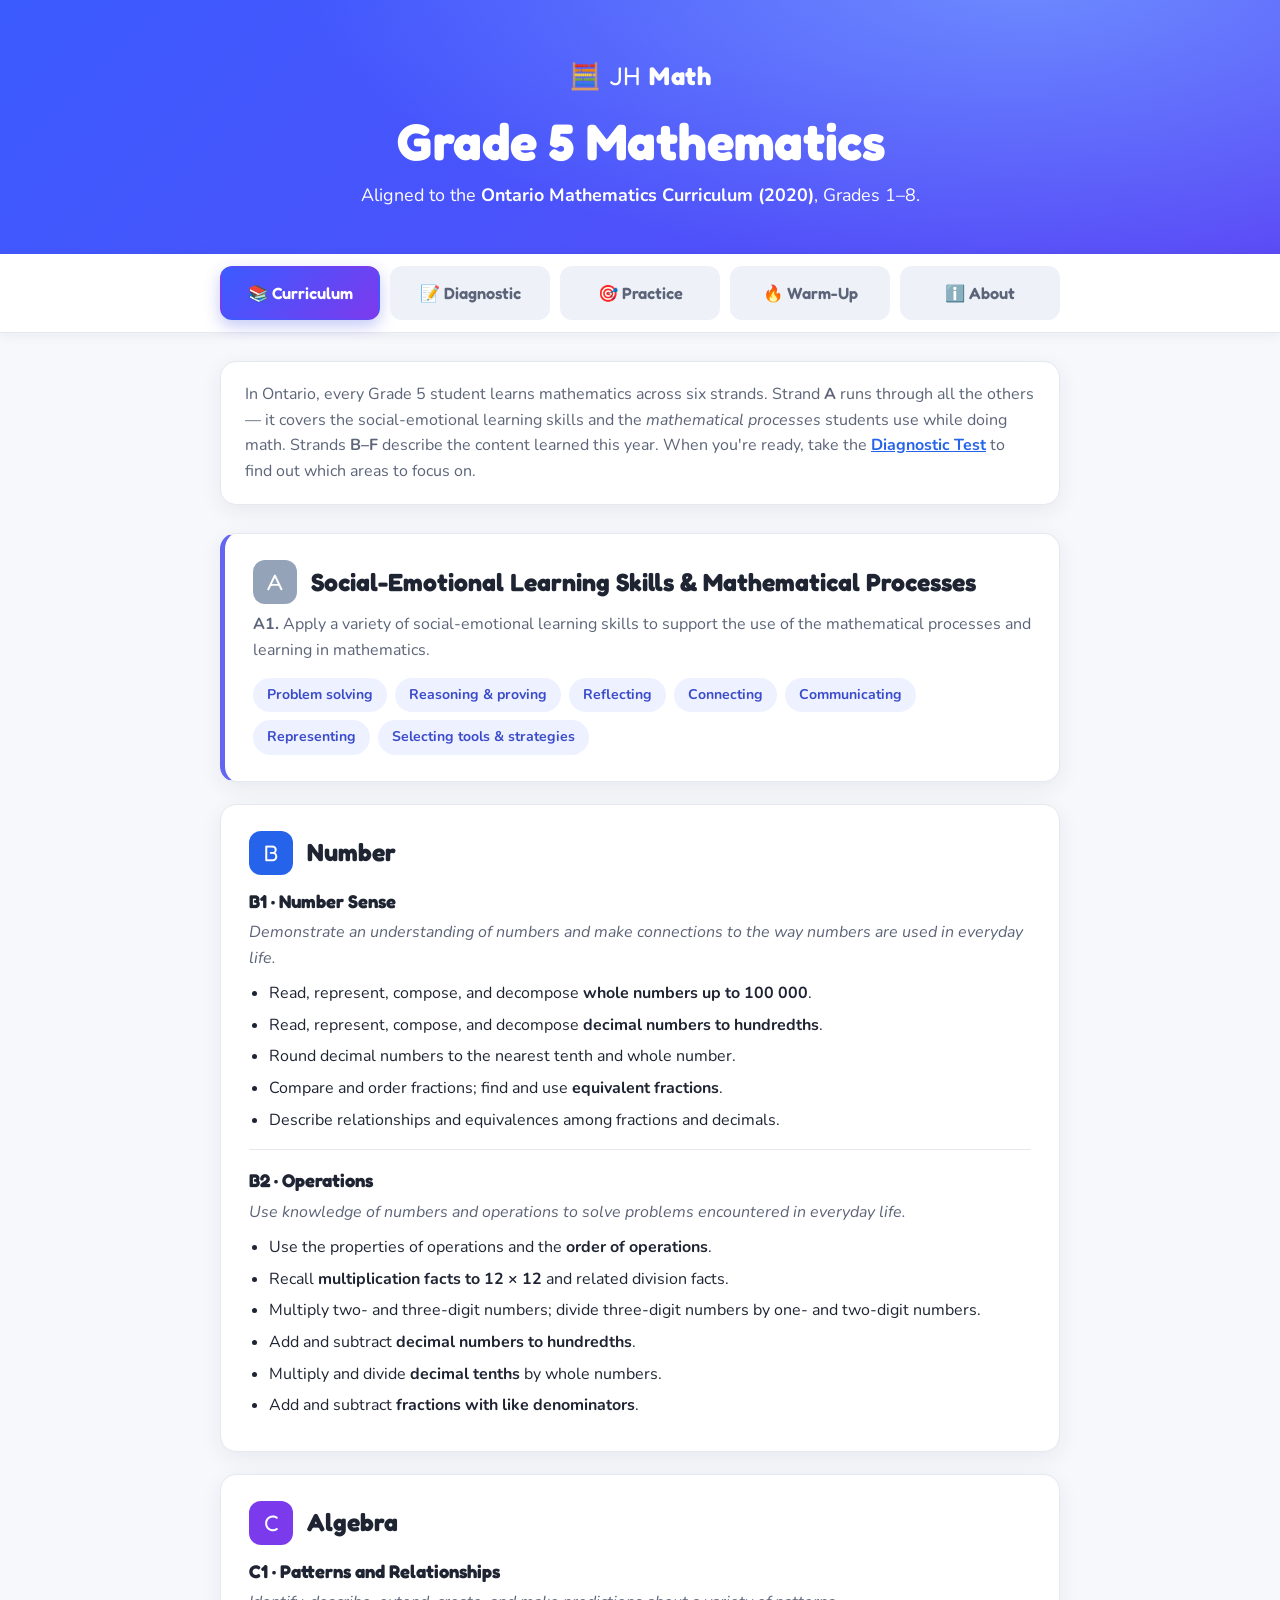
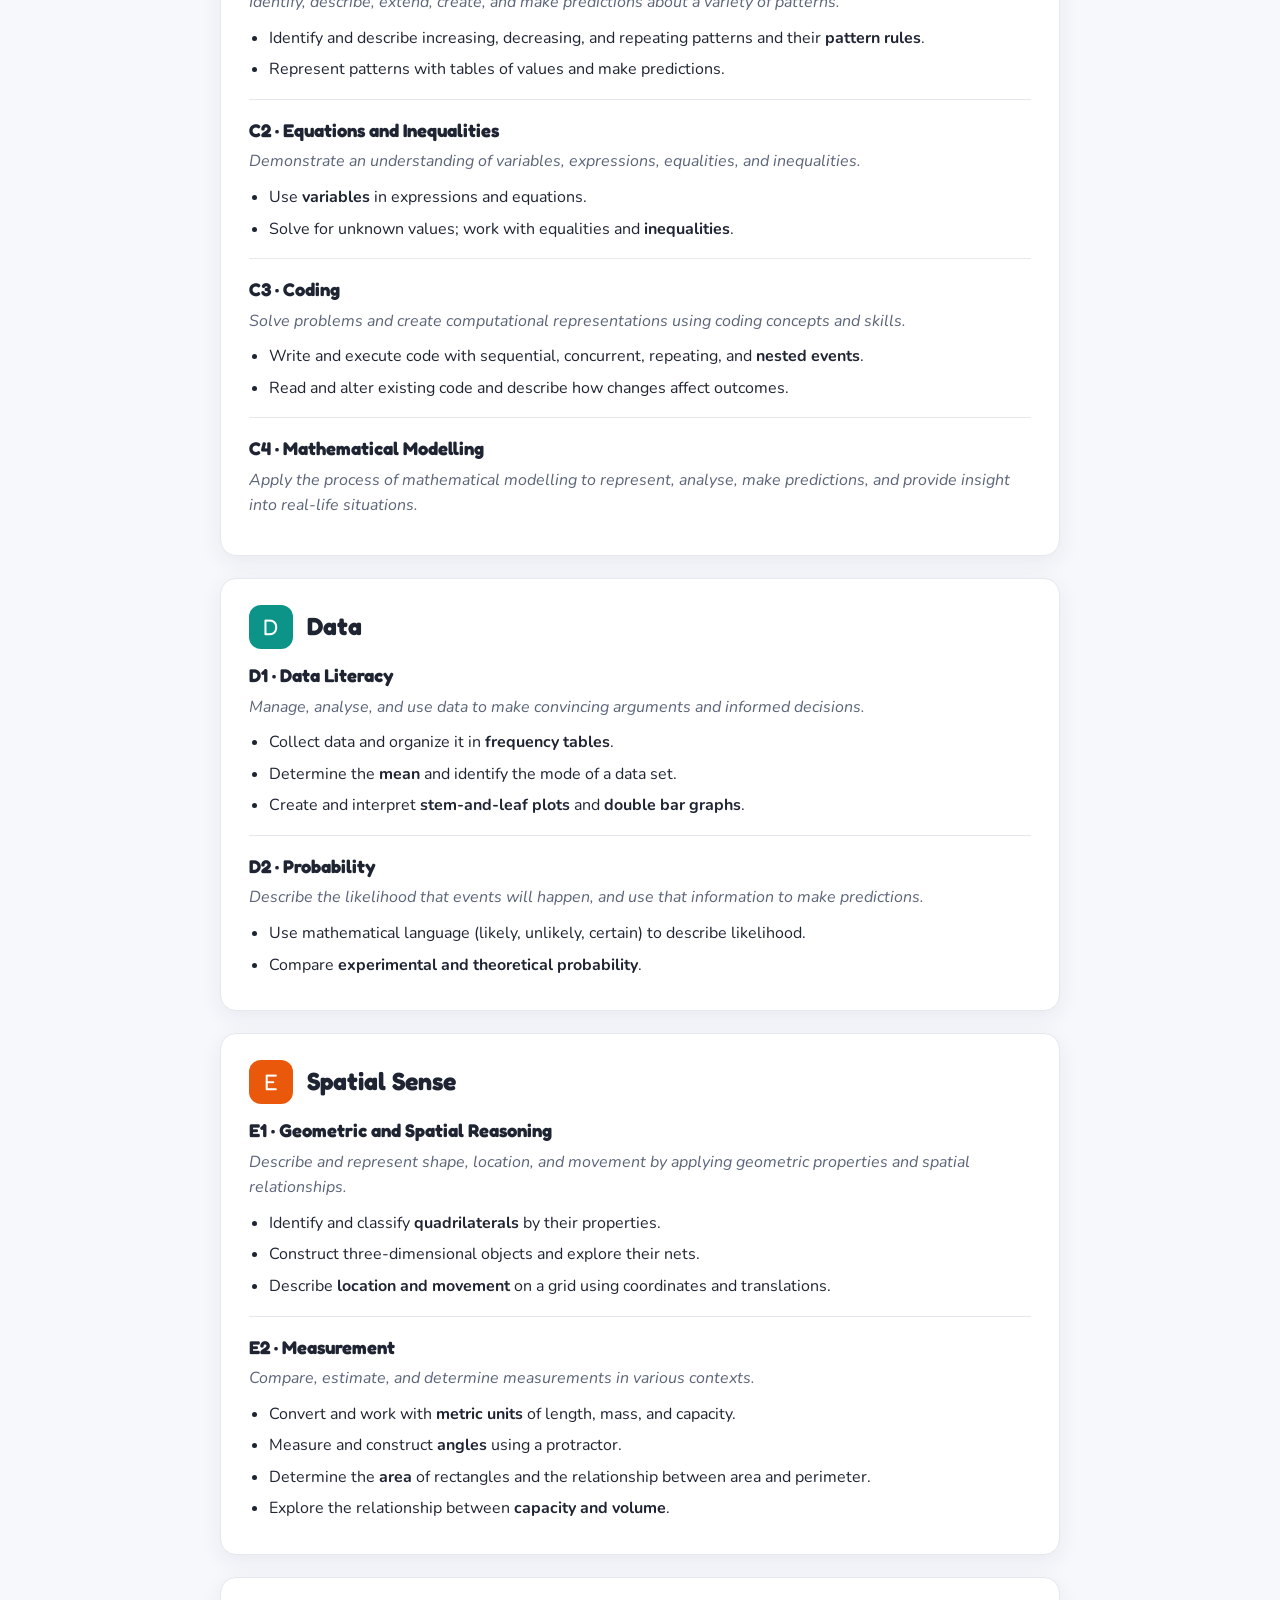
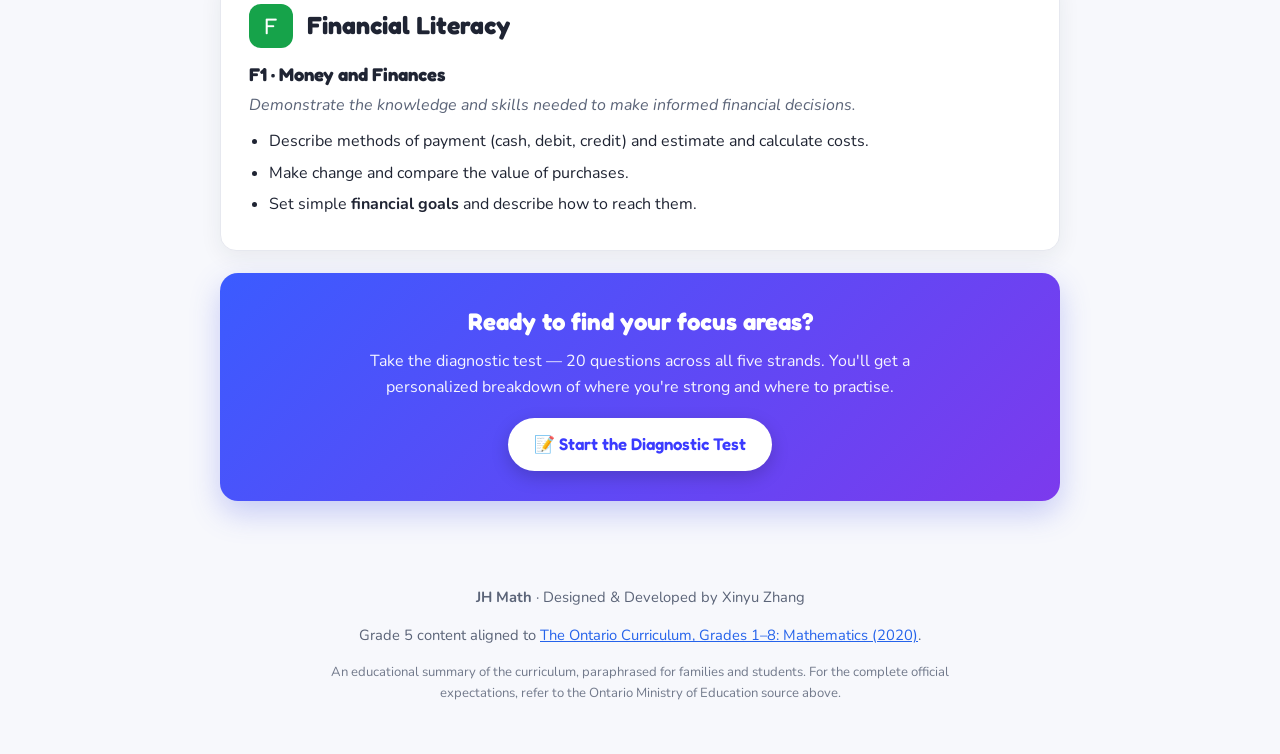
<file: index.html>
<!DOCTYPE html>
<html lang="en">
<head>
  <meta charset="UTF-8" />
  <meta name="viewport" content="width=device-width, initial-scale=1.0" />
  <title>JH Math — Ontario Grade 5 Curriculum</title>
  <meta name="description" content="JH Math: the Ontario 2020 Grade 5 Mathematics curriculum, organized by strand. Take the diagnostic test to find areas to focus on." />
  <link rel="preconnect" href="https://fonts.googleapis.com" />
  <link rel="preconnect" href="https://fonts.gstatic.com" crossorigin />
  <link href="https://fonts.googleapis.com/css2?family=Fredoka:wght@500;600;700&family=Nunito:wght@400;600;700&display=swap" rel="stylesheet" />
  <link rel="stylesheet" href="styles.css" />
</head>
<body>
  <header class="hero">
    <div class="hero-inner">
      <div class="logo">🧮 <span>JH <strong>Math</strong></span></div>
      <h1>Grade 5 Mathematics</h1>
      <p class="tagline">Aligned to the <strong>Ontario Mathematics Curriculum (2020)</strong>, Grades 1–8.</p>
    </div>
  </header>

  <nav class="topnav" aria-label="Primary">
    <div class="topnav-inner">
      <a class="nav-btn active" href="index.html" aria-current="page">📚 Curriculum</a>
      <a class="nav-btn" href="diagnostic.html">📝 Diagnostic</a>
      <a class="nav-btn" href="practice.html">🎯 Practice</a>
      <a class="nav-btn" href="warmup.html">🔥 Warm-Up</a>
      <a class="nav-btn" href="about.html">ℹ️ About</a>
    </div>
  </nav>

  <main class="container">
    <div class="intro">
      <p>
        In Ontario, every Grade 5 student learns mathematics across six strands. Strand <strong>A</strong>
        runs through all the others — it covers the social-emotional learning skills and the
        <em>mathematical processes</em> students use while doing math. Strands <strong>B–F</strong>
        describe the content learned this year. When you're ready, take the
        <a href="diagnostic.html">Diagnostic Test</a> to find out which areas to focus on.
      </p>
    </div>

    <!-- Strand A -->
    <section class="strand strand-a">
      <div class="strand-head"><span class="badge">A</span><h2>Social-Emotional Learning Skills &amp; Mathematical Processes</h2></div>
      <p class="strand-overview"><strong>A1.</strong> Apply a variety of social-emotional learning skills to support the use of the mathematical processes and learning in mathematics.</p>
      <ul class="chips">
        <li>Problem solving</li><li>Reasoning &amp; proving</li><li>Reflecting</li><li>Connecting</li>
        <li>Communicating</li><li>Representing</li><li>Selecting tools &amp; strategies</li>
      </ul>
    </section>

    <!-- Strand B -->
    <section class="strand">
      <div class="strand-head"><span class="badge badge-b">B</span><h2>Number</h2></div>
      <article class="substrand">
        <h3>B1 · Number Sense</h3>
        <p class="overall">Demonstrate an understanding of numbers and make connections to the way numbers are used in everyday life.</p>
        <ul>
          <li>Read, represent, compose, and decompose <strong>whole numbers up to 100&nbsp;000</strong>.</li>
          <li>Read, represent, compose, and decompose <strong>decimal numbers to hundredths</strong>.</li>
          <li>Round decimal numbers to the nearest tenth and whole number.</li>
          <li>Compare and order fractions; find and use <strong>equivalent fractions</strong>.</li>
          <li>Describe relationships and equivalences among fractions and decimals.</li>
        </ul>
      </article>
      <article class="substrand">
        <h3>B2 · Operations</h3>
        <p class="overall">Use knowledge of numbers and operations to solve problems encountered in everyday life.</p>
        <ul>
          <li>Use the properties of operations and the <strong>order of operations</strong>.</li>
          <li>Recall <strong>multiplication facts to 12 × 12</strong> and related division facts.</li>
          <li>Multiply two- and three-digit numbers; divide three-digit numbers by one- and two-digit numbers.</li>
          <li>Add and subtract <strong>decimal numbers to hundredths</strong>.</li>
          <li>Multiply and divide <strong>decimal tenths</strong> by whole numbers.</li>
          <li>Add and subtract <strong>fractions with like denominators</strong>.</li>
        </ul>
      </article>
    </section>

    <!-- Strand C -->
    <section class="strand">
      <div class="strand-head"><span class="badge badge-c">C</span><h2>Algebra</h2></div>
      <article class="substrand">
        <h3>C1 · Patterns and Relationships</h3>
        <p class="overall">Identify, describe, extend, create, and make predictions about a variety of patterns.</p>
        <ul>
          <li>Identify and describe increasing, decreasing, and repeating patterns and their <strong>pattern rules</strong>.</li>
          <li>Represent patterns with tables of values and make predictions.</li>
        </ul>
      </article>
      <article class="substrand">
        <h3>C2 · Equations and Inequalities</h3>
        <p class="overall">Demonstrate an understanding of variables, expressions, equalities, and inequalities.</p>
        <ul>
          <li>Use <strong>variables</strong> in expressions and equations.</li>
          <li>Solve for unknown values; work with equalities and <strong>inequalities</strong>.</li>
        </ul>
      </article>
      <article class="substrand">
        <h3>C3 · Coding</h3>
        <p class="overall">Solve problems and create computational representations using coding concepts and skills.</p>
        <ul>
          <li>Write and execute code with sequential, concurrent, repeating, and <strong>nested events</strong>.</li>
          <li>Read and alter existing code and describe how changes affect outcomes.</li>
        </ul>
      </article>
      <article class="substrand">
        <h3>C4 · Mathematical Modelling</h3>
        <p class="overall">Apply the process of mathematical modelling to represent, analyse, make predictions, and provide insight into real-life situations.</p>
      </article>
    </section>

    <!-- Strand D -->
    <section class="strand">
      <div class="strand-head"><span class="badge badge-d">D</span><h2>Data</h2></div>
      <article class="substrand">
        <h3>D1 · Data Literacy</h3>
        <p class="overall">Manage, analyse, and use data to make convincing arguments and informed decisions.</p>
        <ul>
          <li>Collect data and organize it in <strong>frequency tables</strong>.</li>
          <li>Determine the <strong>mean</strong> and identify the mode of a data set.</li>
          <li>Create and interpret <strong>stem-and-leaf plots</strong> and <strong>double bar graphs</strong>.</li>
        </ul>
      </article>
      <article class="substrand">
        <h3>D2 · Probability</h3>
        <p class="overall">Describe the likelihood that events will happen, and use that information to make predictions.</p>
        <ul>
          <li>Use mathematical language (likely, unlikely, certain) to describe likelihood.</li>
          <li>Compare <strong>experimental and theoretical probability</strong>.</li>
        </ul>
      </article>
    </section>

    <!-- Strand E -->
    <section class="strand">
      <div class="strand-head"><span class="badge badge-e">E</span><h2>Spatial Sense</h2></div>
      <article class="substrand">
        <h3>E1 · Geometric and Spatial Reasoning</h3>
        <p class="overall">Describe and represent shape, location, and movement by applying geometric properties and spatial relationships.</p>
        <ul>
          <li>Identify and classify <strong>quadrilaterals</strong> by their properties.</li>
          <li>Construct three-dimensional objects and explore their nets.</li>
          <li>Describe <strong>location and movement</strong> on a grid using coordinates and translations.</li>
        </ul>
      </article>
      <article class="substrand">
        <h3>E2 · Measurement</h3>
        <p class="overall">Compare, estimate, and determine measurements in various contexts.</p>
        <ul>
          <li>Convert and work with <strong>metric units</strong> of length, mass, and capacity.</li>
          <li>Measure and construct <strong>angles</strong> using a protractor.</li>
          <li>Determine the <strong>area</strong> of rectangles and the relationship between area and perimeter.</li>
          <li>Explore the relationship between <strong>capacity and volume</strong>.</li>
        </ul>
      </article>
    </section>

    <!-- Strand F -->
    <section class="strand">
      <div class="strand-head"><span class="badge badge-f">F</span><h2>Financial Literacy</h2></div>
      <article class="substrand">
        <h3>F1 · Money and Finances</h3>
        <p class="overall">Demonstrate the knowledge and skills needed to make informed financial decisions.</p>
        <ul>
          <li>Describe methods of payment (cash, debit, credit) and estimate and calculate costs.</li>
          <li>Make change and compare the value of purchases.</li>
          <li>Set simple <strong>financial goals</strong> and describe how to reach them.</li>
        </ul>
      </article>
    </section>

    <div class="cta-card">
      <h2>Ready to find your focus areas?</h2>
      <p>Take the diagnostic test — 20 questions across all five strands. You'll get a personalized breakdown of where you're strong and where to practise.</p>
      <a class="cta-btn" href="diagnostic.html">📝 Start the Diagnostic Test</a>
    </div>
  </main>

  <footer class="site-footer">
    <p><strong>JH Math</strong> · Designed &amp; Developed by Xinyu Zhang</p>
    <p>Grade 5 content aligned to
      <a href="https://www.dcp.edu.gov.on.ca/en/curriculum/elementary-mathematics" target="_blank" rel="noopener">The Ontario Curriculum, Grades 1–8: Mathematics (2020)</a>.</p>
    <p class="fineprint">An educational summary of the curriculum, paraphrased for families and students. For the complete official expectations, refer to the Ontario Ministry of Education source above.</p>
  </footer>

  <script defer src="app.js"></script>
</body>
</html>
</file>
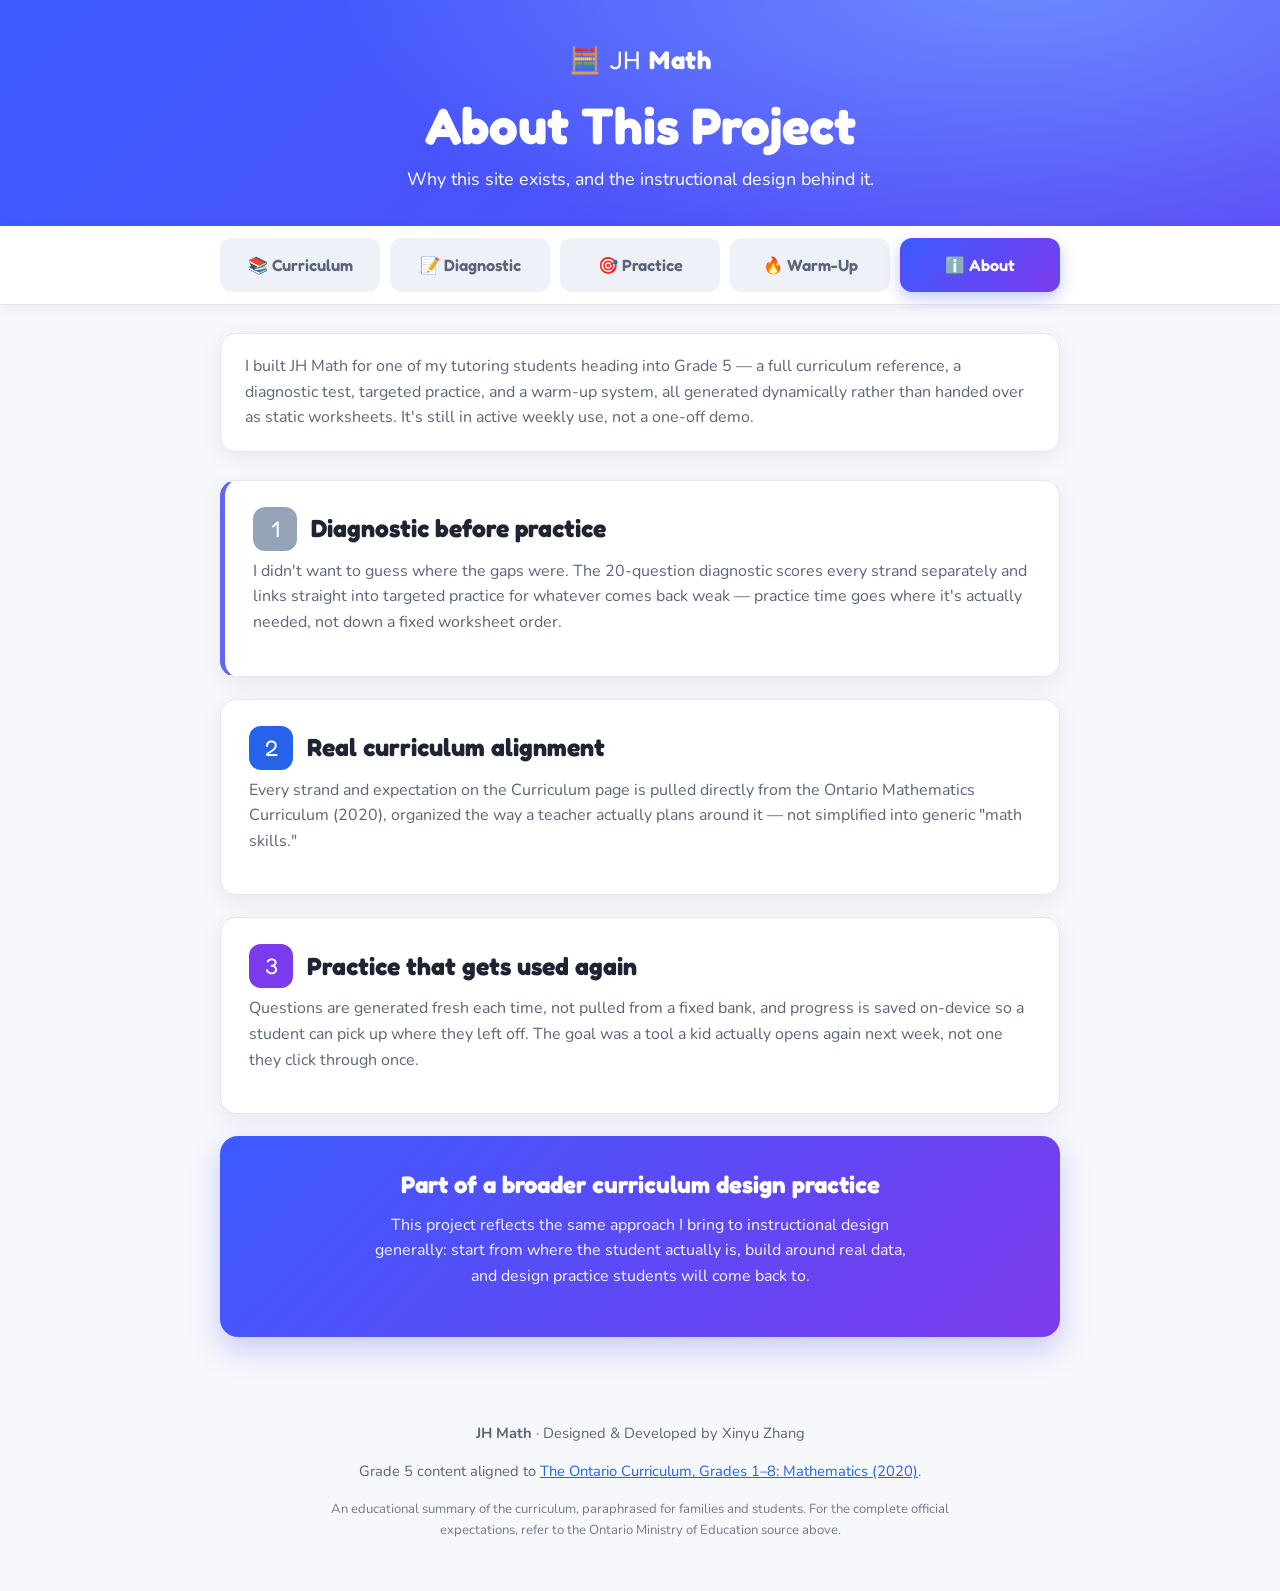
<file: about.html>
<!DOCTYPE html>
<html lang="en">
<head>
  <meta charset="UTF-8" />
  <meta name="viewport" content="width=device-width, initial-scale=1.0" />
  <title>JH Math — About This Project</title>
  <meta name="description" content="Why and how this Grade 5 math site was built: diagnostic-first planning, Ontario curriculum alignment, and data-informed practice." />
  <link rel="preconnect" href="https://fonts.googleapis.com" />
  <link rel="preconnect" href="https://fonts.gstatic.com" crossorigin />
  <link href="https://fonts.googleapis.com/css2?family=Fredoka:wght@500;600;700&family=Nunito:wght@400;600;700&display=swap" rel="stylesheet" />
  <link rel="stylesheet" href="styles.css" />
</head>
<body>
  <header class="hero hero-sm">
    <div class="hero-inner">
      <div class="logo">🧮 <span>JH <strong>Math</strong></span></div>
      <h1>About This Project</h1>
      <p class="tagline">Why this site exists, and the instructional design behind it.</p>
    </div>
  </header>

  <nav class="topnav" aria-label="Primary">
    <div class="topnav-inner">
      <a class="nav-btn" href="index.html">📚 Curriculum</a>
      <a class="nav-btn" href="diagnostic.html">📝 Diagnostic</a>
      <a class="nav-btn" href="practice.html">🎯 Practice</a>
      <a class="nav-btn" href="warmup.html">🔥 Warm-Up</a>
      <a class="nav-btn active" href="about.html" aria-current="page">ℹ️ About</a>
    </div>
  </nav>

  <main class="container">
    <div class="intro">
      <p>
        I built JH Math for one of my tutoring students heading into Grade 5 — a full curriculum
        reference, a diagnostic test, targeted practice, and a warm-up system, all generated
        dynamically rather than handed over as static worksheets. It's still in active weekly use,
        not a one-off demo.
      </p>
    </div>

    <section class="strand strand-a">
      <div class="strand-head"><span class="badge">1</span><h2>Diagnostic before practice</h2></div>
      <p class="strand-overview">
        I didn't want to guess where the gaps were. The 20-question diagnostic scores every strand
        separately and links straight into targeted practice for whatever comes back weak —
        practice time goes where it's actually needed, not down a fixed worksheet order.
      </p>
    </section>

    <section class="strand">
      <div class="strand-head"><span class="badge badge-b">2</span><h2>Real curriculum alignment</h2></div>
      <p class="strand-overview">
        Every strand and expectation on the Curriculum page is pulled directly from the Ontario
        Mathematics Curriculum (2020), organized the way a teacher actually plans around it — not
        simplified into generic "math skills."
      </p>
    </section>

    <section class="strand">
      <div class="strand-head"><span class="badge badge-c">3</span><h2>Practice that gets used again</h2></div>
      <p class="strand-overview">
        Questions are generated fresh each time, not pulled from a fixed bank, and progress is
        saved on-device so a student can pick up where they left off. The goal was a tool a kid
        actually opens again next week, not one they click through once.
      </p>
    </section>

    <div class="cta-card">
      <h2>Part of a broader curriculum design practice</h2>
      <p>This project reflects the same approach I bring to instructional design generally: start
      from where the student actually is, build around real data, and design practice students
      will come back to.</p>
    </div>
  </main>

  <footer class="site-footer">
    <p><strong>JH Math</strong> · Designed &amp; Developed by Xinyu Zhang</p>
    <p>Grade 5 content aligned to
      <a href="https://www.dcp.edu.gov.on.ca/en/curriculum/elementary-mathematics" target="_blank" rel="noopener">The Ontario Curriculum, Grades 1–8: Mathematics (2020)</a>.</p>
    <p class="fineprint">An educational summary of the curriculum, paraphrased for families and students. For the complete official expectations, refer to the Ontario Ministry of Education source above.</p>
  </footer>
</body>
</html>
</file>
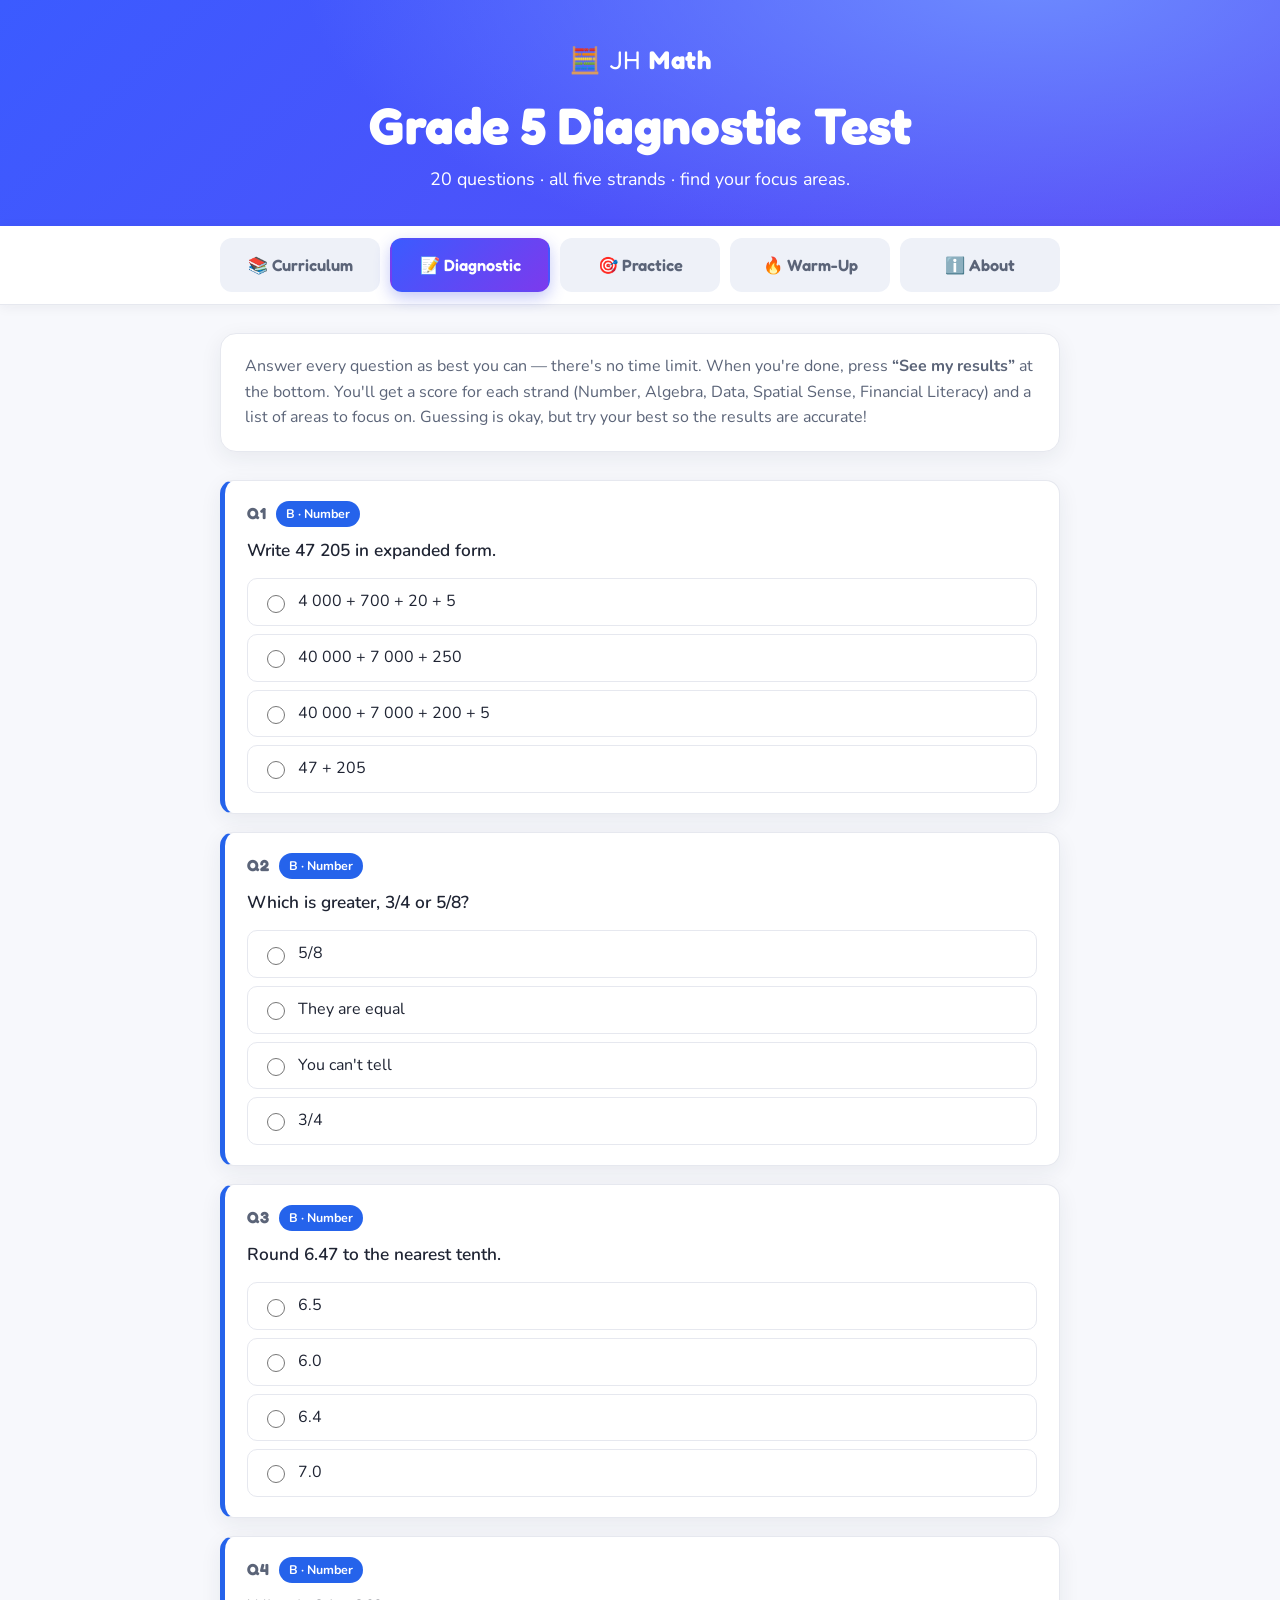
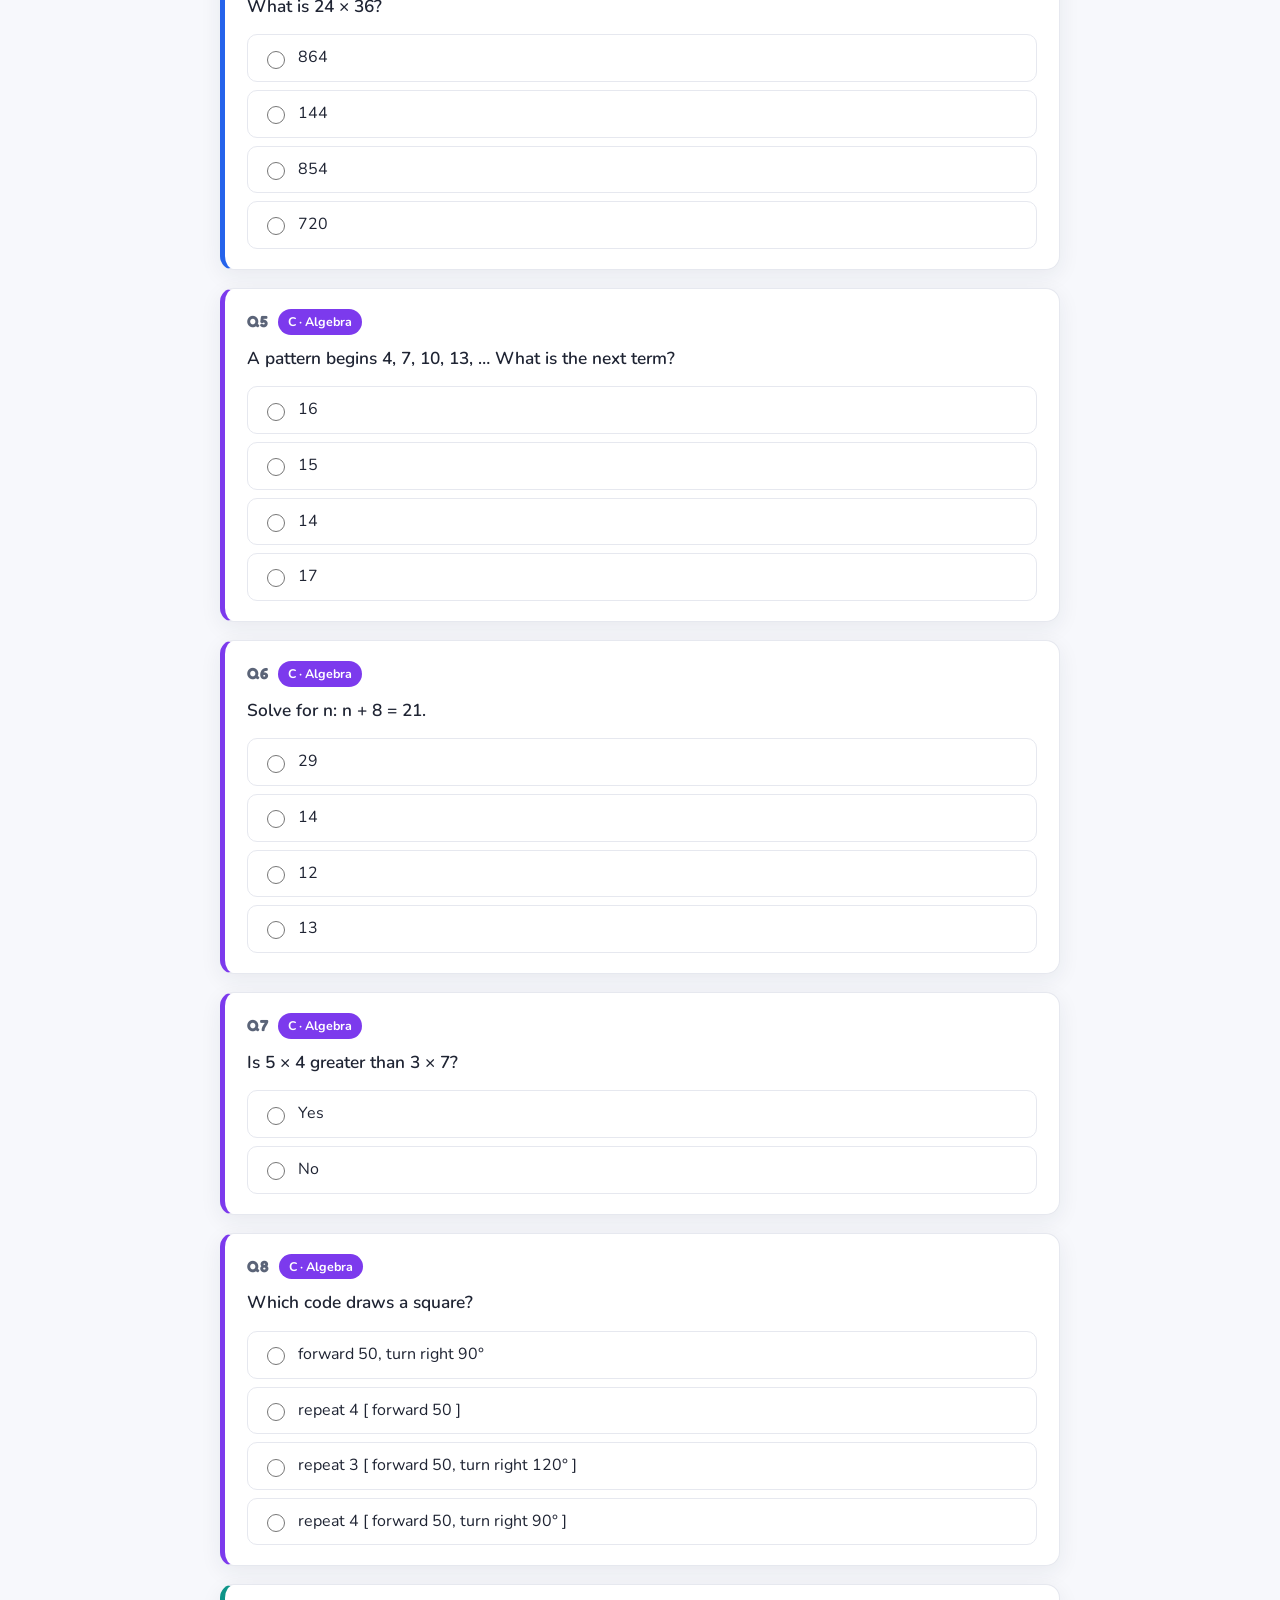
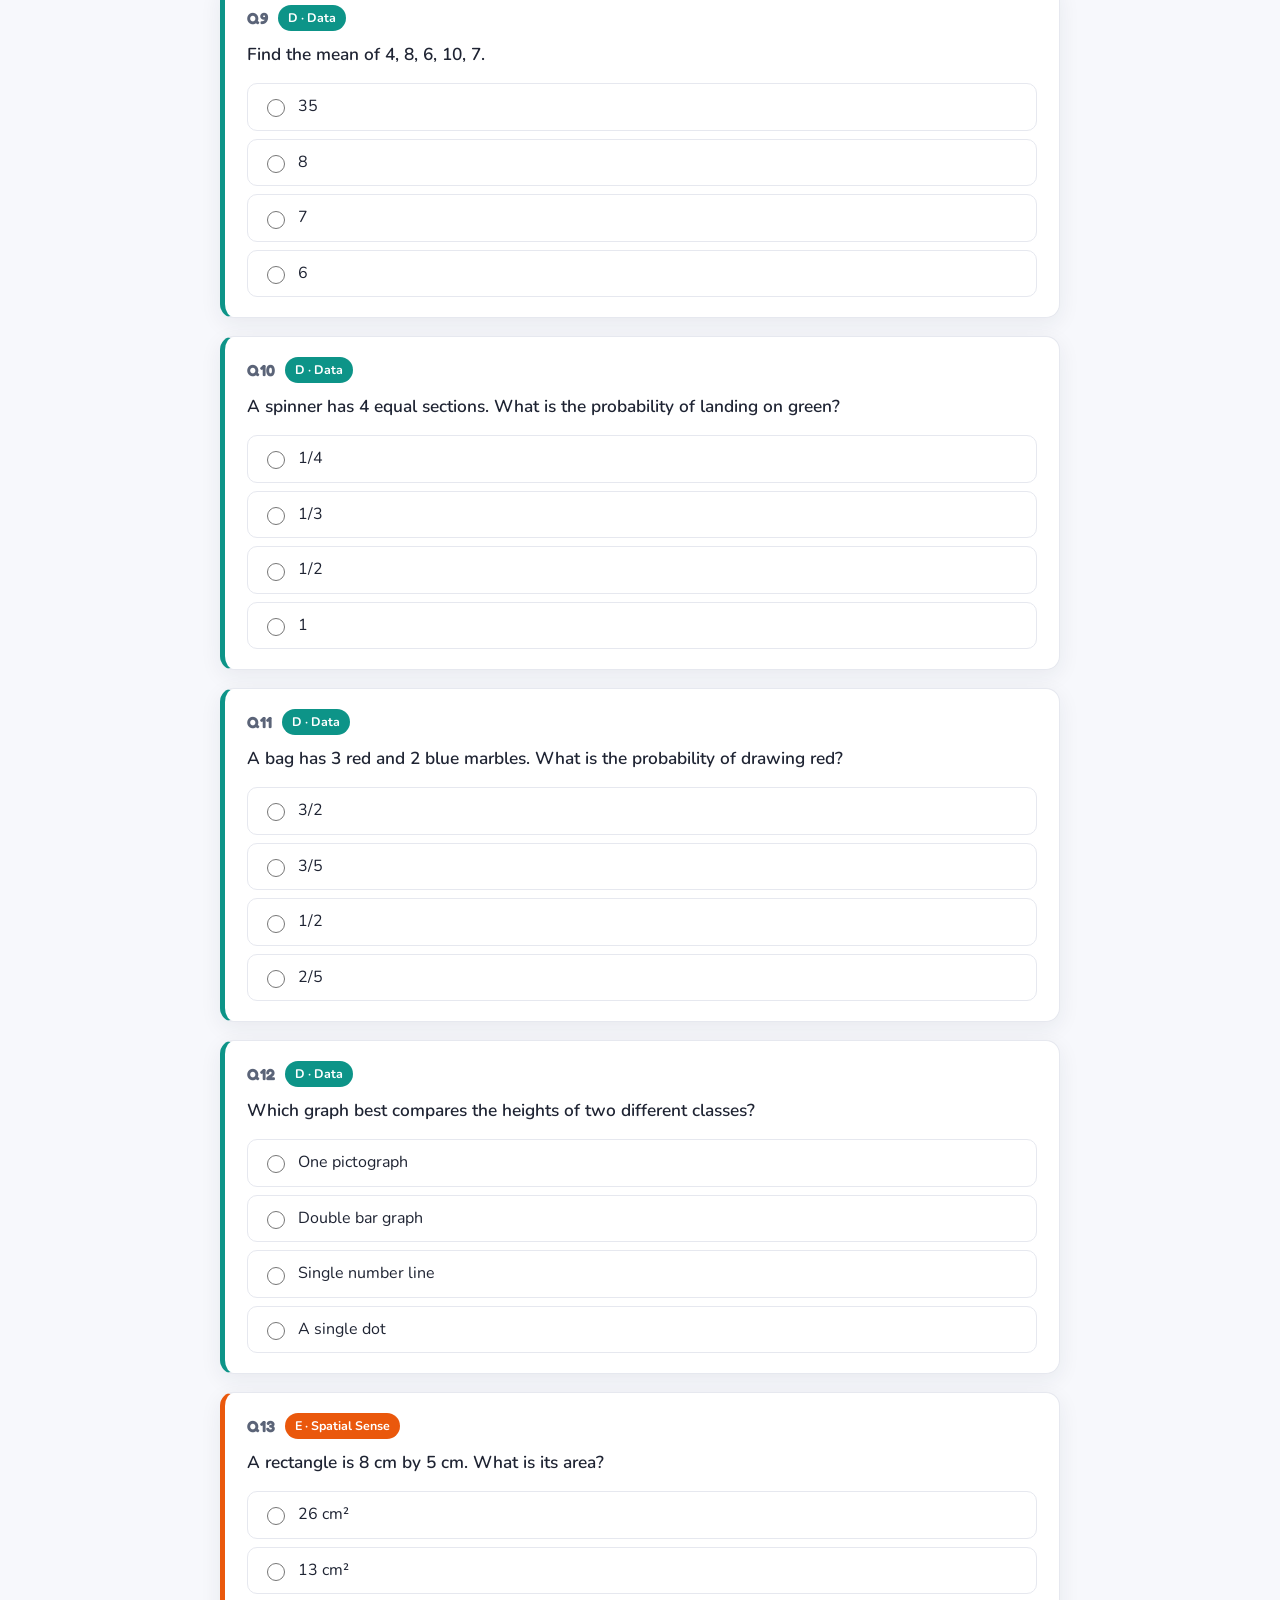
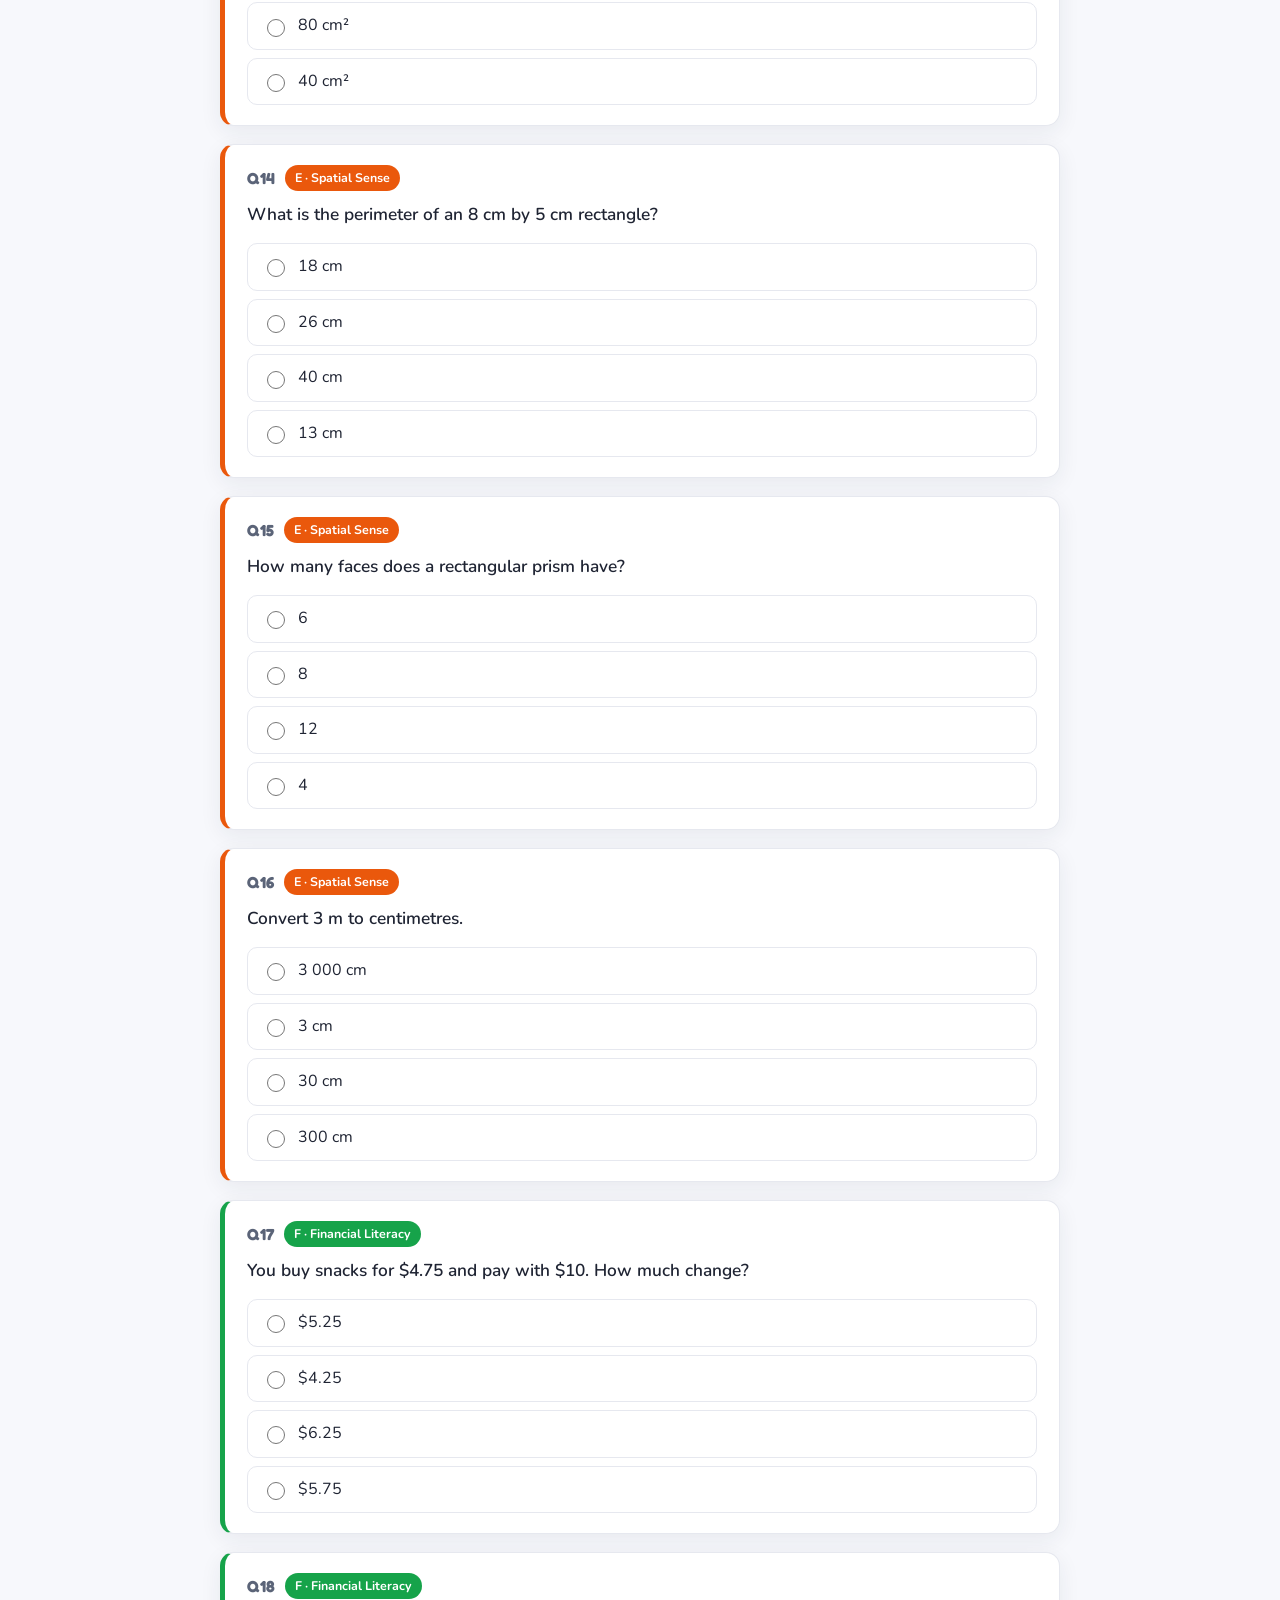
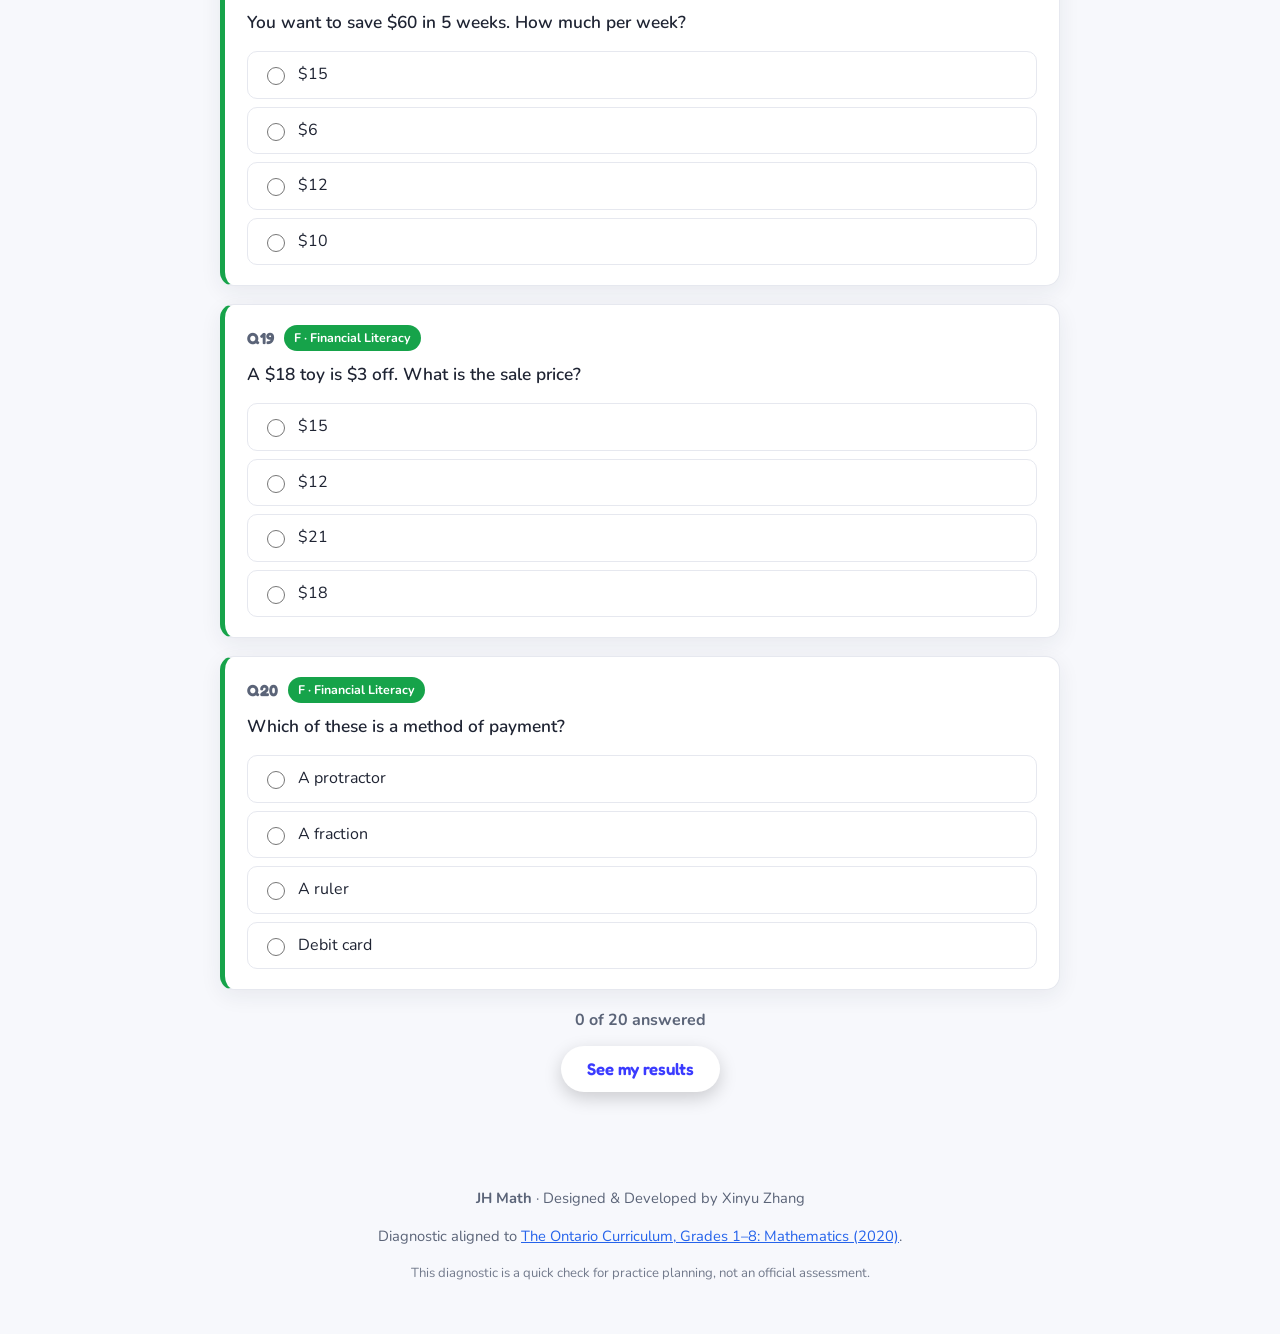
<file: diagnostic.html>
<!DOCTYPE html>
<html lang="en">
<head>
  <meta charset="UTF-8" />
  <meta name="viewport" content="width=device-width, initial-scale=1.0" />
  <title>JH Math — Grade 5 Diagnostic Test</title>
  <meta name="description" content="A Grade 5 math diagnostic test across all Ontario strands. Find out which areas need more practice." />
  <link rel="preconnect" href="https://fonts.googleapis.com" />
  <link rel="preconnect" href="https://fonts.gstatic.com" crossorigin />
  <link href="https://fonts.googleapis.com/css2?family=Fredoka:wght@500;600;700&family=Nunito:wght@400;600;700&display=swap" rel="stylesheet" />
  <link rel="stylesheet" href="styles.css" />
</head>
<body>
  <header class="hero hero-sm">
    <div class="hero-inner">
      <div class="logo">🧮 <span>JH <strong>Math</strong></span></div>
      <h1>Grade 5 Diagnostic Test</h1>
      <p class="tagline">20 questions · all five strands · find your focus areas.</p>
    </div>
  </header>

  <nav class="topnav" aria-label="Primary">
    <div class="topnav-inner">
      <a class="nav-btn" href="index.html">📚 Curriculum</a>
      <a class="nav-btn active" href="diagnostic.html" aria-current="page">📝 Diagnostic</a>
      <a class="nav-btn" href="practice.html">🎯 Practice</a>
      <a class="nav-btn" href="warmup.html">🔥 Warm-Up</a>
      <a class="nav-btn" href="about.html">ℹ️ About</a>
    </div>
  </nav>

  <main class="container">
    <div class="intro" id="test-intro">
      <p>
        Answer every question as best you can — there's no time limit. When you're done, press
        <strong>“See my results”</strong> at the bottom. You'll get a score for each strand
        (Number, Algebra, Data, Spatial Sense, Financial Literacy) and a list of areas to focus on.
        Guessing is okay, but try your best so the results are accurate!
      </p>
    </div>

    <!-- Saved answer history (filled by diagnostic.js if any exists) -->
    <section id="history" class="history" hidden aria-live="polite"></section>

    <!-- Quiz form is built by diagnostic.js -->
    <form id="quiz" novalidate></form>

    <div id="quiz-actions" class="quiz-actions">
      <p class="progress" id="progress">0 of 20 answered</p>
      <button type="button" id="submit-btn" class="cta-btn">See my results</button>
    </div>

    <!-- Results appear here -->
    <section id="results" class="results" hidden aria-live="polite"></section>
  </main>

  <footer class="site-footer">
    <p><strong>JH Math</strong> · Designed &amp; Developed by Xinyu Zhang</p>
    <p>Diagnostic aligned to
      <a href="https://www.dcp.edu.gov.on.ca/en/curriculum/elementary-mathematics" target="_blank" rel="noopener">The Ontario Curriculum, Grades 1–8: Mathematics (2020)</a>.</p>
    <p class="fineprint">This diagnostic is a quick check for practice planning, not an official assessment.</p>
  </footer>

  <script defer src="topics.js"></script>
  <script defer src="diagnostic.js"></script>
</body>
</html>
</file>
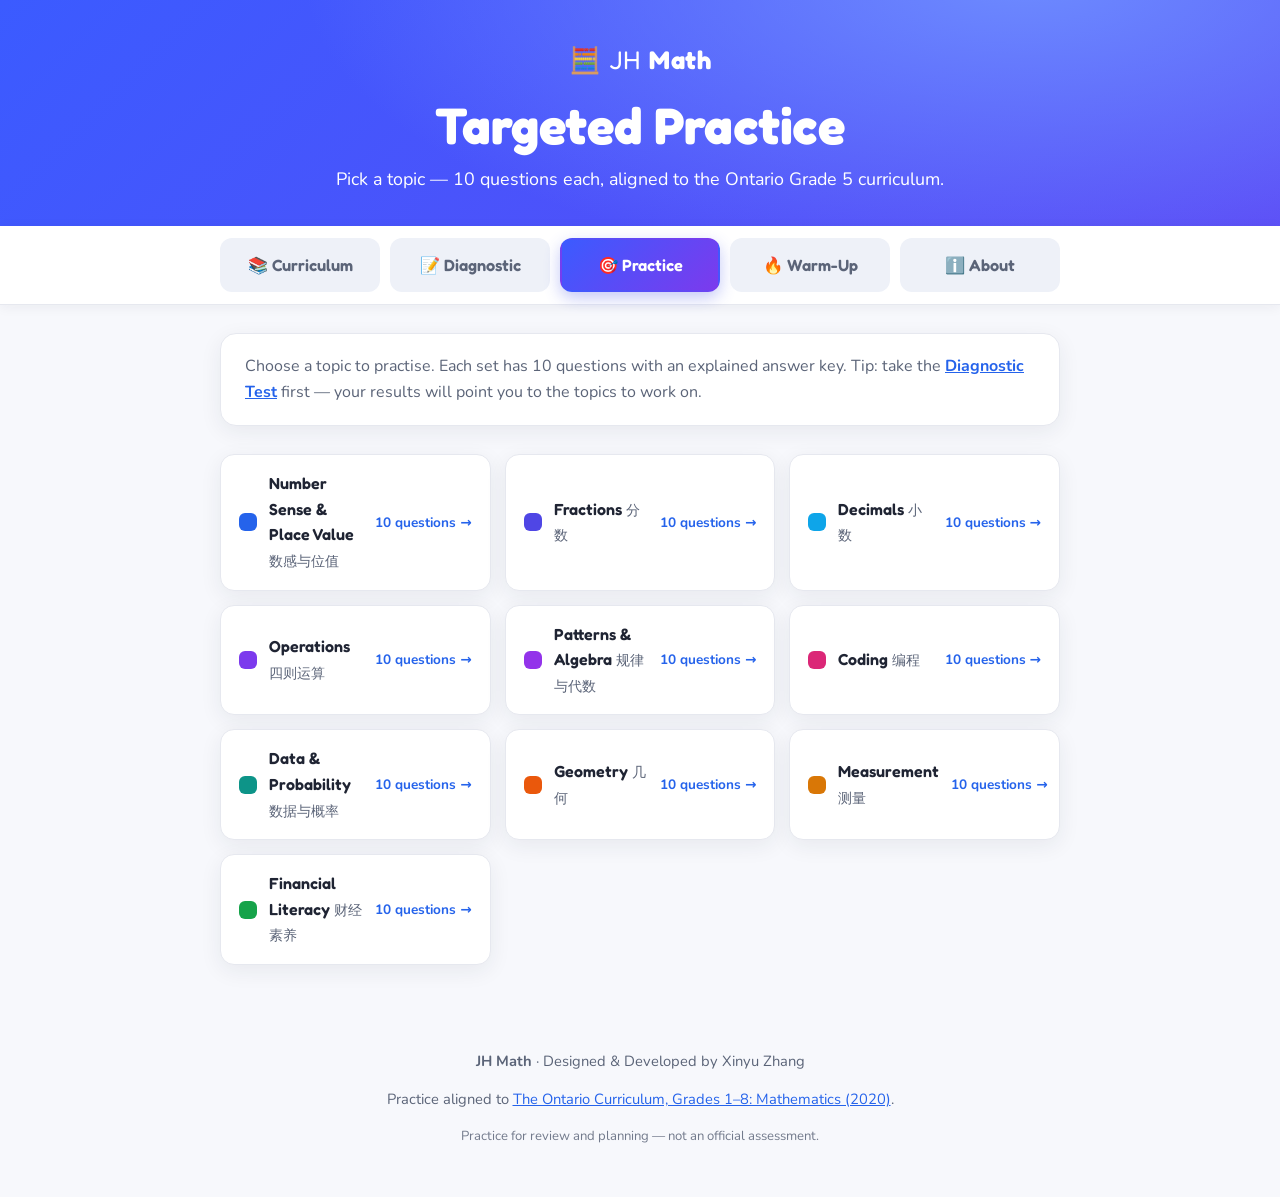
<file: practice.html>
<!DOCTYPE html>
<html lang="en">
<head>
  <meta charset="UTF-8" />
  <meta name="viewport" content="width=device-width, initial-scale=1.0" />
  <title>JH Math — Grade 5 Targeted Practice</title>
  <meta name="description" content="Targeted Grade 5 practice sets (10 questions per topic), aligned to the Ontario Mathematics curriculum." />
  <link rel="preconnect" href="https://fonts.googleapis.com" />
  <link rel="preconnect" href="https://fonts.gstatic.com" crossorigin />
  <link href="https://fonts.googleapis.com/css2?family=Fredoka:wght@500;600;700&family=Nunito:wght@400;600;700&display=swap" rel="stylesheet" />
  <link rel="stylesheet" href="styles.css" />
</head>
<body>
  <header class="hero hero-sm">
    <div class="hero-inner">
      <div class="logo">🧮 <span>JH <strong>Math</strong></span></div>
      <h1 id="practice-title">Targeted Practice</h1>
      <p class="tagline" id="practice-sub">10 questions · aligned to the Ontario Grade 5 curriculum.</p>
    </div>
  </header>

  <nav class="topnav" aria-label="Primary">
    <div class="topnav-inner">
      <a class="nav-btn" href="index.html">📚 Curriculum</a>
      <a class="nav-btn" href="diagnostic.html">📝 Diagnostic</a>
      <a class="nav-btn active" href="practice.html" aria-current="page">🎯 Practice</a>
      <a class="nav-btn" href="warmup.html">🔥 Warm-Up</a>
      <a class="nav-btn" href="about.html">ℹ️ About</a>
    </div>
  </nav>

  <main class="container">
    <div id="practice-root"></div>
  </main>

  <footer class="site-footer">
    <p><strong>JH Math</strong> · Designed &amp; Developed by Xinyu Zhang</p>
    <p>Practice aligned to
      <a href="https://www.dcp.edu.gov.on.ca/en/curriculum/elementary-mathematics" target="_blank" rel="noopener">The Ontario Curriculum, Grades 1–8: Mathematics (2020)</a>.</p>
    <p class="fineprint">Practice for review and planning — not an official assessment.</p>
  </footer>

  <script defer src="topics.js"></script>
  <script defer src="practice.js"></script>
</body>
</html>
</file>
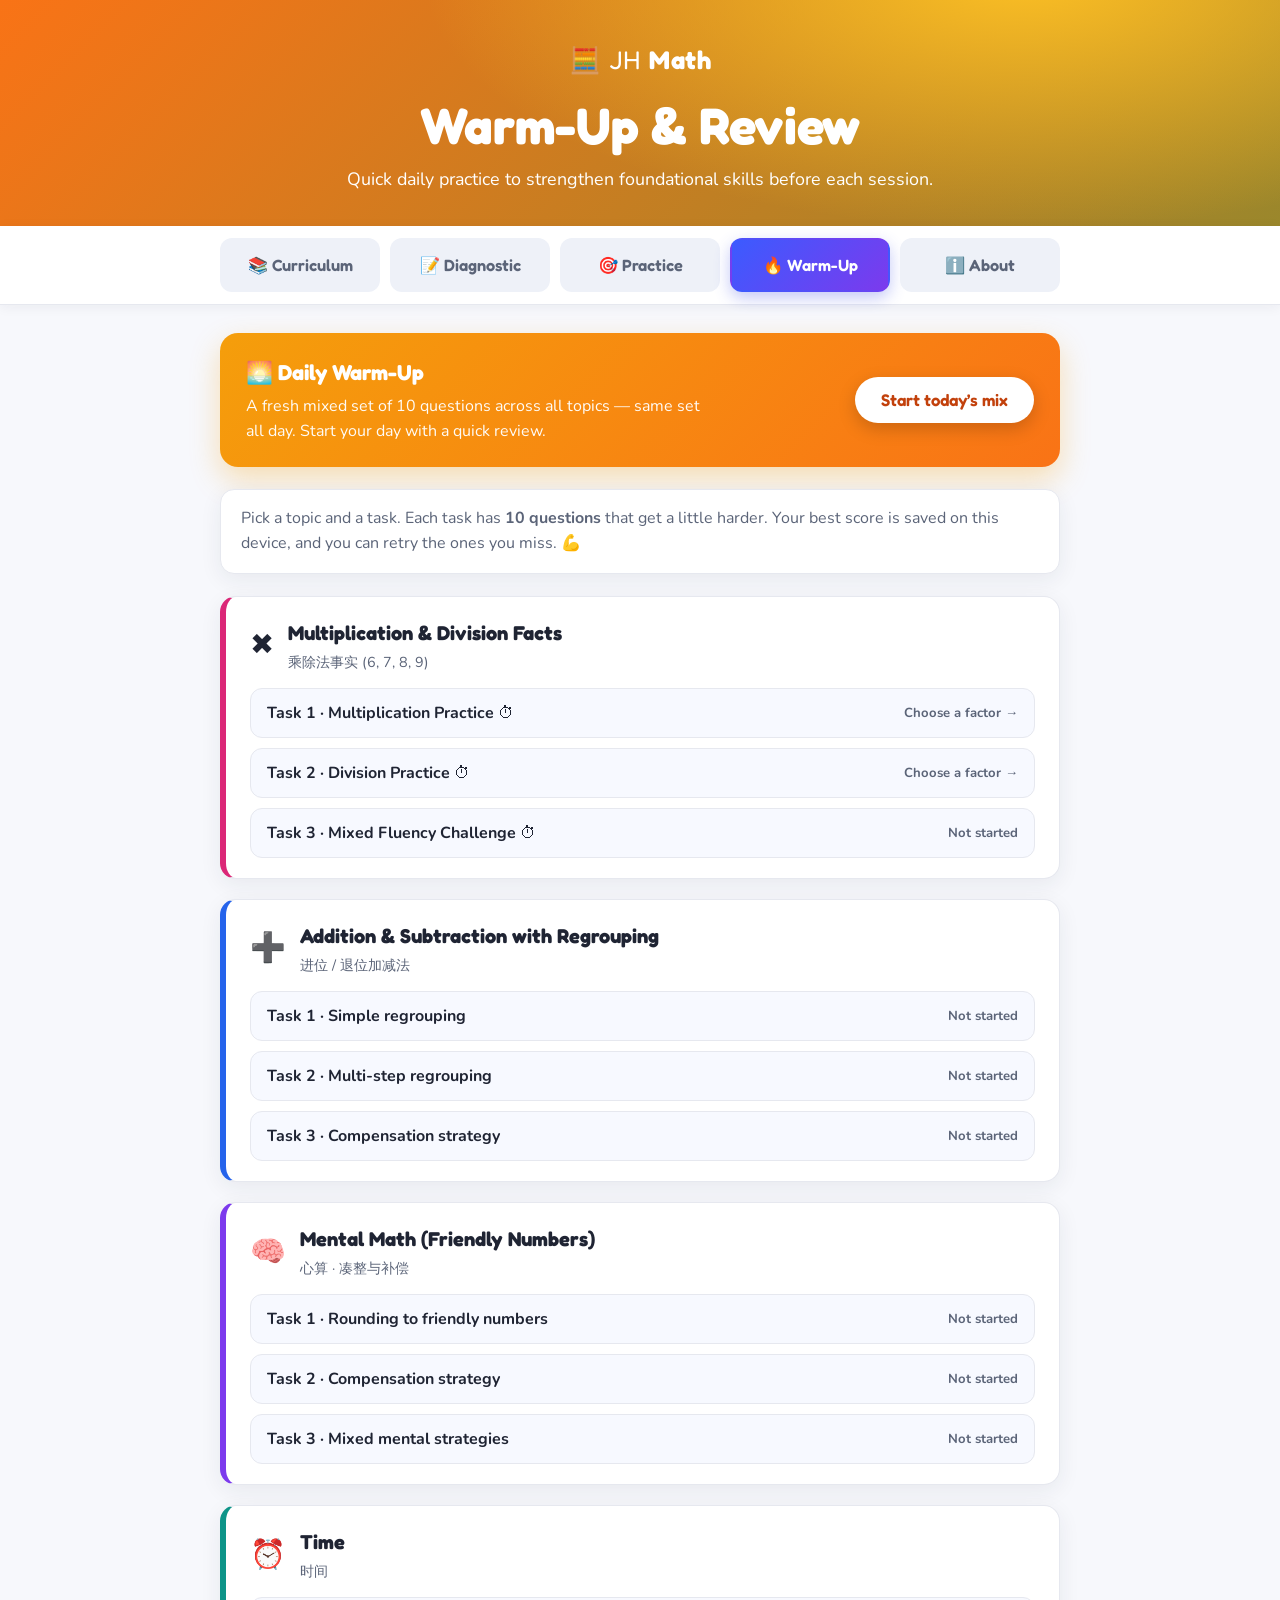
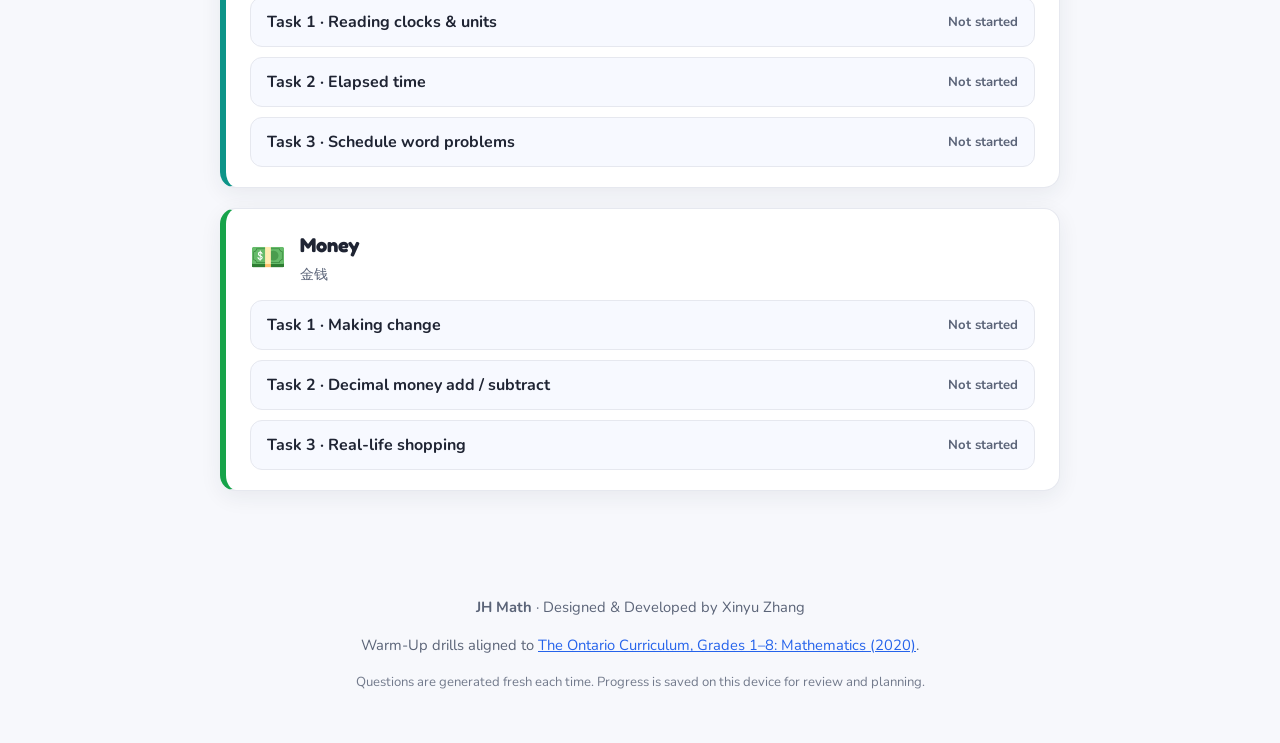
<file: warmup.html>
<!DOCTYPE html>
<html lang="en">
<head>
  <meta charset="UTF-8" />
  <meta name="viewport" content="width=device-width, initial-scale=1.0" />
  <title>JH Math — Grade 5 Warm-Up &amp; Review</title>
  <meta name="description" content="Daily Grade 5 warm-up drills for foundational skills: multiplication/division facts, regrouping, mental math, time, and money. Aligned to the Ontario curriculum." />
  <link rel="preconnect" href="https://fonts.googleapis.com" />
  <link rel="preconnect" href="https://fonts.gstatic.com" crossorigin />
  <link href="https://fonts.googleapis.com/css2?family=Fredoka:wght@500;600;700&family=Nunito:wght@400;600;700&display=swap" rel="stylesheet" />
  <link rel="stylesheet" href="styles.css" />
</head>
<body class="warmup-page">
  <header class="hero hero-sm hero-warm">
    <div class="hero-inner">
      <div class="logo">🧮 <span>JH <strong>Math</strong></span></div>
      <h1>Warm-Up &amp; Review</h1>
      <p class="tagline">Quick daily practice to strengthen foundational skills before each session.</p>
    </div>
  </header>

  <nav class="topnav" aria-label="Primary">
    <div class="topnav-inner">
      <a class="nav-btn" href="index.html">📚 Curriculum</a>
      <a class="nav-btn" href="diagnostic.html">📝 Diagnostic</a>
      <a class="nav-btn" href="practice.html">🎯 Practice</a>
      <a class="nav-btn active" href="warmup.html" aria-current="page">🔥 Warm-Up</a>
      <a class="nav-btn" href="about.html">ℹ️ About</a>
    </div>
  </nav>

  <main class="container">
    <div id="warmup-root"></div>
  </main>

  <footer class="site-footer">
    <p><strong>JH Math</strong> · Designed &amp; Developed by Xinyu Zhang</p>
    <p>Warm-Up drills aligned to
      <a href="https://www.dcp.edu.gov.on.ca/en/curriculum/elementary-mathematics" target="_blank" rel="noopener">The Ontario Curriculum, Grades 1–8: Mathematics (2020)</a>.</p>
    <p class="fineprint">Questions are generated fresh each time. Progress is saved on this device for review and planning.</p>
  </footer>

  <script defer src="warmup.js"></script>
</body>
</html>
</file>
<file: styles.css>
:root {
  --b: #2563eb;   /* Number   - blue   */
  --c: #7c3aed;   /* Algebra  - violet */
  --d: #0d9488;   /* Data     - teal   */
  --e: #ea580c;   /* Spatial  - orange */
  --f: #16a34a;   /* Finance  - green  */
  --ink: #1f2433;
  --muted: #5b6478;
  --line: #e6e8ef;
  --bg: #f7f8fc;
  --card: #ffffff;
  --shadow: 0 6px 22px rgba(31, 36, 51, 0.07);
}

* { box-sizing: border-box; }
html { scroll-behavior: smooth; }
body {
  margin: 0;
  font-family: "Nunito", system-ui, -apple-system, sans-serif;
  color: var(--ink);
  background: var(--bg);
  line-height: 1.6;
}

/* ---------- Hero ---------- */
.hero {
  background: radial-gradient(1200px 500px at 80% -10%, #6d8bff 0%, transparent 60%),
              linear-gradient(135deg, #3b5bff 0%, #7c3aed 100%);
  background-size: 100% 100%, 200% 200%;
  animation: heroPan 18s ease infinite alternate;
  color: #fff;
  padding: 56px 20px 44px;
  text-align: center;
}
.hero-sm { padding: 40px 20px 32px; }
.hero-inner { max-width: 820px; margin: 0 auto; }
.logo { font-family: "Fredoka", sans-serif; font-size: 1.6rem; letter-spacing: 0.5px; margin-bottom: 16px; display: inline-block; }
.logo span strong { font-weight: 700; }
.hero h1 { font-family: "Fredoka", sans-serif; font-size: clamp(2rem, 6vw, 3.2rem); margin: 0 0 12px; line-height: 1.1; }
.tagline { font-size: 1.12rem; margin: 0; opacity: 0.97; }

/* ---------- Top nav (Curriculum | Diagnostic) ---------- */
.topnav {
  position: sticky; top: 0; z-index: 50;
  background: rgba(255, 255, 255, 0.92);
  backdrop-filter: saturate(180%) blur(8px);
  border-bottom: 1px solid var(--line);
  box-shadow: 0 2px 12px rgba(31, 36, 51, 0.06);
}
.topnav-inner { max-width: 880px; margin: 0 auto; display: flex; flex-wrap: wrap; gap: 10px; padding: 12px 20px; }
.topnav-inner .nav-btn { min-width: 120px; }
.nav-btn {
  flex: 1; text-align: center; text-decoration: none;
  font-family: "Fredoka", sans-serif; font-size: 1.02rem; font-weight: 600;
  color: var(--muted); background: #eef1f8; border: 2px solid transparent; border-radius: 12px;
  padding: 12px 18px; cursor: pointer;
  transition: background 0.18s ease, color 0.18s ease, transform 0.12s ease;
}
.nav-btn:hover { transform: translateY(-2px); background: #e6ebf6; }
.nav-btn.active {
  color: #fff; background: linear-gradient(135deg, #3b5bff, #7c3aed);
  box-shadow: 0 6px 16px rgba(73, 87, 230, 0.32);
}

/* ---------- Layout ---------- */
.container { max-width: 880px; margin: 0 auto; padding: 28px 20px 40px; }
.intro { background: var(--card); border: 1px solid var(--line); border-radius: 16px; padding: 20px 24px; margin: 0 auto 28px; box-shadow: var(--shadow); }
.intro p { margin: 0; color: var(--muted); }
.intro a { color: var(--b); font-weight: 700; }

/* ---------- Strand cards ---------- */
.strand { background: var(--card); border: 1px solid var(--line); border-radius: 16px; padding: 26px 28px; margin-bottom: 22px; box-shadow: var(--shadow); transition: transform 0.2s ease, box-shadow 0.2s ease; }
.strand:hover { transform: translateY(-4px); box-shadow: 0 14px 32px rgba(31, 36, 51, 0.12); }
.strand-head { display: flex; align-items: center; gap: 14px; margin-bottom: 8px; }
.strand-head h2 { font-family: "Fredoka", sans-serif; font-size: 1.55rem; margin: 0; }
.badge { flex: 0 0 auto; width: 44px; height: 44px; display: grid; place-items: center; border-radius: 12px; font-family: "Fredoka", sans-serif; font-size: 1.4rem; color: #fff; background: #94a3b8; transition: transform 0.2s ease; }
.strand:hover .badge { transform: scale(1.08) rotate(-4deg); }
.badge-b { background: var(--b); }
.badge-c { background: var(--c); }
.badge-d { background: var(--d); }
.badge-e { background: var(--e); }
.badge-f { background: var(--f); }
.strand-overview { color: var(--muted); margin: 6px 0 14px; }
.substrand { border-top: 1px solid var(--line); padding-top: 16px; margin-top: 16px; }
.substrand:first-of-type { border-top: none; padding-top: 4px; margin-top: 8px; }
.substrand h3 { font-family: "Fredoka", sans-serif; font-size: 1.15rem; margin: 0 0 4px; }
.substrand .overall { color: var(--muted); font-style: italic; margin: 0 0 10px; }
.substrand ul { margin: 0; padding-left: 20px; }
.substrand li { margin-bottom: 6px; }
.chips { list-style: none; display: flex; flex-wrap: wrap; gap: 8px; padding: 0; margin: 12px 0 0; }
.chips li { background: #eef1ff; color: #3b4cca; border-radius: 999px; padding: 6px 14px; font-weight: 700; font-size: 0.88rem; }
.strand-a { border-left: 5px solid #6366f1; }

/* ---------- Call-to-action card ---------- */
.cta-card { background: linear-gradient(135deg, #3b5bff, #7c3aed); color: #fff; border-radius: 18px; padding: 30px 28px; text-align: center; box-shadow: 0 12px 30px rgba(73, 87, 230, 0.28); margin-top: 8px; }
.cta-card h2 { font-family: "Fredoka", sans-serif; margin: 0 0 8px; font-size: 1.5rem; }
.cta-card p { margin: 0 auto 18px; max-width: 540px; opacity: 0.95; }
.cta-btn {
  display: inline-block; font-family: "Fredoka", sans-serif; font-weight: 600; font-size: 1.05rem;
  background: #fff; color: #3b3bff; text-decoration: none; border: none; cursor: pointer;
  padding: 13px 26px; border-radius: 999px; box-shadow: 0 6px 18px rgba(0, 0, 0, 0.18);
  transition: transform 0.15s ease, box-shadow 0.15s ease;
}
.cta-btn:hover { transform: translateY(-2px); box-shadow: 0 10px 24px rgba(0, 0, 0, 0.22); }
.cta-btn:active { transform: translateY(0) scale(0.98); }

/* ---------- Quiz ---------- */
.qcard {
  background: var(--card); border: 1px solid var(--line); border-left: 5px solid var(--accent, #94a3b8);
  border-radius: 14px; padding: 20px 22px; margin-bottom: 18px; box-shadow: var(--shadow);
  transition: box-shadow 0.2s ease, border-color 0.2s ease;
}
.qcard-head { display: flex; align-items: center; gap: 10px; margin-bottom: 10px; }
.qnum { font-family: "Fredoka", sans-serif; font-weight: 700; color: var(--muted); }
.qstrand { color: #fff; font-size: 0.78rem; font-weight: 700; padding: 3px 10px; border-radius: 999px; }
.qtext { font-size: 1.08rem; font-weight: 600; margin: 0 0 14px; }
.qopts { display: grid; gap: 8px; }
.qopt {
  display: flex; align-items: center; gap: 10px; padding: 10px 14px; border: 1.5px solid var(--line);
  border-radius: 10px; cursor: pointer; transition: background 0.15s ease, border-color 0.15s ease;
}
.qopt:hover { background: #f4f6fd; border-color: #c9d2ea; }
.qopt input { accent-color: var(--accent, #3b5bff); width: 18px; height: 18px; flex: 0 0 auto; }
.qopt-text { font-size: 1rem; }
.qcard-missing { animation: shake 0.4s ease; border-color: #dc2626 !important; }
@keyframes shake { 0%,100%{transform:translateX(0)} 25%{transform:translateX(-6px)} 75%{transform:translateX(6px)} }

/* graded states (after submit) */
.qcard-correct { border-color: #16a34a; }
.qcard-wrong { border-color: #dc2626; }

/* answer-key option highlighting */
.qopt.opt-correct { border-color: #16a34a; background: #f0fdf4; }
.qopt.opt-correct .qopt-text::after { content: " ✓"; color: #16a34a; font-weight: 700; }
.qopt.opt-wrong { border-color: #dc2626; background: #fef2f2; }
.qopt.opt-wrong .qopt-text::after { content: " ✗"; color: #dc2626; font-weight: 700; }
.qopt input:disabled { cursor: default; }

/* per-question explanation (answer key) */
.explain { margin-top: 14px; background: #eef4ff; border-left: 4px solid var(--b); border-radius: 8px; padding: 11px 14px; font-size: 0.95rem; line-height: 1.55; animation: answerIn 0.3s ease; }
.ex-correct { color: #15803d; font-weight: 700; }
.ex-wrong { color: #b91c1c; font-weight: 700; }
@keyframes answerIn { from { opacity: 0; transform: translateY(-4px); } to { opacity: 1; transform: translateY(0); } }

.res-hint { text-align: center; color: var(--muted); font-size: 0.95rem; margin: 16px 0 0; }

/* ---------- Answer history ---------- */
.history { background: var(--card); border: 1px solid var(--line); border-radius: 16px; padding: 20px 24px; margin-bottom: 24px; box-shadow: var(--shadow); }
.history-head { display: flex; align-items: center; justify-content: space-between; gap: 12px; margin-bottom: 6px; }
.history-head h2 { font-family: "Fredoka", sans-serif; font-size: 1.2rem; margin: 0; }
.link-btn { background: none; border: none; color: #dc2626; font-weight: 700; cursor: pointer; font-size: 0.88rem; padding: 4px 6px; border-radius: 6px; }
.link-btn:hover { background: #fef2f2; }
.hist-item { border-top: 1px solid var(--line); padding: 10px 0; }
.hist-item summary { cursor: pointer; display: flex; align-items: center; gap: 12px; font-weight: 700; }
.hist-num { color: var(--ink); }
.hist-score { background: #eef1ff; color: #3b4cca; border-radius: 999px; padding: 2px 12px; font-size: 0.9rem; }
.hist-date { color: var(--muted); font-weight: 400; font-size: 0.85rem; margin-left: auto; }
.hist-focus { margin: 8px 0 6px; color: var(--muted); font-size: 0.92rem; }
.hist-detail { margin: 0; padding-left: 18px; font-size: 0.88rem; }
.hist-detail li { margin-bottom: 3px; }
.hd-ok { color: #15803d; }
.hd-no { color: #b91c1c; }
.hist-empty { color: var(--muted); margin: 6px 0; }
.hist-row { margin-top: 12px; }

/* ---------- Knowledge-gap pie chart ---------- */
.pie-title { font-family: "Fredoka", sans-serif; font-size: 1.15rem; text-align: center; margin: 22px 0 14px; }
.pie-wrap { display: flex; flex-wrap: wrap; gap: 22px; align-items: center; justify-content: center; margin-bottom: 8px; }
.pie-box { flex: 0 0 auto; }
.pie { width: 240px; height: 240px; display: block; }
.pie .slice path, .pie .slice circle { cursor: pointer; transition: transform 0.15s ease, opacity 0.15s ease; transform-origin: 140px 140px; }
.pie .slice:hover path, .pie .slice:hover circle { opacity: 0.85; transform: scale(1.04); }
.legend { flex: 1 1 260px; min-width: 240px; display: grid; gap: 8px; }
.legend-item { display: flex; align-items: center; gap: 10px; text-decoration: none; color: var(--ink); background: #f7f9ff; border: 1px solid var(--line); border-radius: 10px; padding: 9px 12px; transition: background 0.15s ease, transform 0.12s ease; }
.legend-item:hover { background: #eef2ff; transform: translateX(2px); }
.legend-dot { width: 14px; height: 14px; border-radius: 4px; flex: 0 0 auto; }
.legend-name { font-weight: 700; flex: 1; }
.legend-zh { color: var(--muted); font-weight: 400; font-size: 0.85rem; }
.legend-missed { color: #b91c1c; font-weight: 700; font-size: 0.82rem; white-space: nowrap; }
.legend-go { color: var(--b); font-weight: 700; font-size: 0.82rem; white-space: nowrap; margin-left: 8px; }

/* ---------- Practice topic menu ---------- */
.topic-grid { display: grid; grid-template-columns: repeat(auto-fill, minmax(240px, 1fr)); gap: 14px; }
.topic-card { display: flex; align-items: center; gap: 12px; text-decoration: none; color: var(--ink); background: var(--card); border: 1px solid var(--line); border-radius: 14px; padding: 16px 18px; box-shadow: var(--shadow); transition: transform 0.18s ease, box-shadow 0.18s ease; }
.topic-card:hover { transform: translateY(-4px); box-shadow: 0 14px 30px rgba(31, 36, 51, 0.12); }
.topic-dot { width: 18px; height: 18px; border-radius: 6px; flex: 0 0 auto; }
.topic-name { font-family: "Fredoka", sans-serif; font-weight: 600; flex: 1; }
.topic-go { color: var(--b); font-weight: 700; font-size: 0.85rem; white-space: nowrap; }

@media (max-width: 560px) {
  .legend-go { display: none; }
}

/* ====================== Warm-Up & Review ====================== */
.hero-warm {
  background: radial-gradient(1000px 420px at 80% -10%, #fbbf24 0%, transparent 60%),
              linear-gradient(135deg, #f97316 0%, #16a34a 120%);
  background-size: 100% 100%, 200% 200%;
}
.wintro { color: var(--muted); background: var(--card); border: 1px solid var(--line); border-radius: 14px; padding: 16px 20px; box-shadow: var(--shadow); margin-bottom: 22px; }

/* recurring weak-area banner */
.weak-banner { background: #fff7ed; border: 1px solid #fed7aa; color: #9a3412; border-radius: 14px; padding: 14px 18px; margin-bottom: 18px; font-size: 0.98rem; }

/* daily warm-up card */
.daily-card { display: flex; align-items: center; justify-content: space-between; gap: 16px; flex-wrap: wrap;
  background: linear-gradient(135deg, #f59e0b, #f97316); color: #fff; border-radius: 18px; padding: 22px 26px; margin-bottom: 22px; box-shadow: 0 12px 30px rgba(245, 158, 11, 0.3); }
.daily-card h2 { font-family: "Fredoka", sans-serif; margin: 0 0 4px; font-size: 1.35rem; }
.daily-card p { margin: 0; opacity: 0.96; max-width: 460px; }
.daily-card .cta-btn { color: #c2410c; }

/* topic blocks */
.wtopic { background: var(--card); border: 1px solid var(--line); border-left: 6px solid var(--tc, #999); border-radius: 16px; padding: 20px 24px; margin-bottom: 20px; box-shadow: var(--shadow); }
.wtopic-weak { box-shadow: 0 0 0 2px #fdba74, var(--shadow); }
.wtopic-head { display: flex; align-items: center; gap: 14px; margin-bottom: 14px; }
.wtopic-icon { font-size: 1.8rem; }
.wtopic-head h2 { font-family: "Fredoka", sans-serif; font-size: 1.25rem; margin: 0; }
.wtopic-zh { margin: 2px 0 0; color: var(--muted); font-size: 0.9rem; }
.focus-badge { background: #ea580c; color: #fff; font-size: 0.7rem; padding: 2px 8px; border-radius: 999px; vertical-align: middle; }
.task-list { display: grid; gap: 10px; }
.task-btn { display: flex; align-items: center; justify-content: space-between; gap: 12px; text-align: left;
  background: #f7f9ff; border: 1.5px solid var(--line); border-radius: 12px; padding: 13px 16px; cursor: pointer;
  font-family: "Nunito", sans-serif; font-size: 1rem; color: var(--ink); transition: transform 0.12s ease, border-color 0.15s ease, background 0.15s ease; }
.task-btn:hover { transform: translateX(3px); border-color: var(--tc, #aaa); background: #eef2ff; }
.task-name { font-weight: 700; }
.timed-tag { font-weight: 400; }
.task-status { font-size: 0.82rem; color: var(--muted); font-weight: 700; white-space: nowrap; }
.task-status.done { color: #16a34a; }

/* run view */
.run-head { display: flex; align-items: center; gap: 12px; flex-wrap: wrap; margin-bottom: 16px; }
.back-btn { background: none; border: none; color: var(--b); font-weight: 700; cursor: pointer; font-size: 0.95rem; padding: 4px 0; }
.run-title { font-family: "Fredoka", sans-serif; font-size: 1.25rem; margin: 0; flex: 1; }
.stopwatch { background: #fff7ed; color: #9a3412; border-radius: 999px; padding: 5px 14px; font-weight: 700; }

.wq { background: var(--card); border: 1px solid var(--line); border-left: 5px solid var(--tc, #999); border-radius: 12px; padding: 16px 18px; margin-bottom: 12px; box-shadow: var(--shadow); }
.wq-prompt { font-size: 1.1rem; font-weight: 600; margin-bottom: 10px; }
.wq-num { color: var(--muted); font-family: "Fredoka", sans-serif; }
.wq-answer { display: flex; align-items: center; gap: 10px; }
.wq-input { font-size: 1.05rem; padding: 9px 12px; border: 1.5px solid var(--line); border-radius: 9px; width: 160px; font-family: "Nunito", sans-serif; }
.wq-input:focus { outline: none; border-color: var(--tc, #3b5bff); box-shadow: 0 0 0 3px rgba(59, 91, 255, 0.12); }
.wq-mark { font-weight: 800; font-size: 1.2rem; }
.wq-correct { border-left-color: #16a34a; }
.wq-correct .wq-mark { color: #16a34a; animation: pop 0.3s ease; }
.wq-wrong { border-left-color: #dc2626; }
.wq-wrong .wq-mark { color: #dc2626; }
.wq-wrong .wq-input { background: #fef2f2; }
.wq-fix { margin-top: 10px; background: #f0fdf4; border-left: 3px solid #16a34a; border-radius: 8px; padding: 8px 12px; font-size: 0.94rem; animation: answerIn 0.3s ease; }
.wq-hint { color: var(--muted); }
@keyframes pop { 0% { transform: scale(0.4); } 60% { transform: scale(1.25); } 100% { transform: scale(1); } }

.encourage { text-align: center; font-size: 1.05rem; font-weight: 700; margin: 4px 0 8px; color: var(--ink); }
.encourage.celebrate { animation: celebrate 0.6s ease; }

.factor-eg { color: var(--muted); font-weight: 400; font-size: 0.85rem; }
.stat-grid { display: grid; grid-template-columns: repeat(auto-fit, minmax(90px, 1fr)); gap: 12px; margin: 6px 0 16px; }
.stat { background: #f7f9ff; border: 1px solid var(--line); border-radius: 12px; padding: 14px 10px; text-align: center; }
.stat-num { font-family: "Fredoka", sans-serif; font-size: 1.6rem; color: #3b3bff; line-height: 1.1; }
.stat-lbl { color: var(--muted); font-size: 0.82rem; font-weight: 700; margin-top: 2px; }
.improve { text-align: center; background: #fff7ed; border: 1px solid #fed7aa; color: #9a3412; border-radius: 10px; padding: 10px 14px; margin: 0 0 14px; font-weight: 700; }
.improve.good { background: #f0fdf4; border-color: #bbf7d0; color: #14532d; }
@keyframes celebrate { 0% { transform: scale(0.8); opacity: 0; } 50% { transform: scale(1.08); } 100% { transform: scale(1); opacity: 1; } }

.quiz-actions { text-align: center; margin: 6px 0 10px; }
.progress { color: var(--muted); font-weight: 700; margin: 0 0 12px; }
.progress-warn { color: #dc2626; }

/* ---------- Results ---------- */
.results { background: var(--card); border: 1px solid var(--line); border-radius: 18px; padding: 28px; margin-top: 24px; box-shadow: var(--shadow); animation: panelIn 0.4s ease; }
.res-title { font-family: "Fredoka", sans-serif; font-size: 1.6rem; margin: 0 0 16px; text-align: center; }
.res-overall { text-align: center; margin-bottom: 22px; }
.res-overall-num { font-family: "Fredoka", sans-serif; font-size: 3rem; line-height: 1; color: #3b3bff; }
.res-overall-pct { color: var(--muted); font-weight: 700; }
.res-table { display: grid; gap: 14px; margin-bottom: 22px; }
.res-row { display: grid; grid-template-columns: 180px 1fr auto; align-items: center; gap: 12px; }
.res-label { display: flex; align-items: center; gap: 10px; font-weight: 700; }
.q-badge { width: 32px; height: 32px; font-size: 1rem; border-radius: 9px; }
.res-bar { background: #eef1f8; border-radius: 999px; height: 14px; overflow: hidden; }
.res-fill { height: 100%; border-radius: 999px; transition: width 0.8s cubic-bezier(0.22, 1, 0.36, 1); }
.res-score { font-weight: 700; white-space: nowrap; }
.res-pill { font-size: 0.74rem; padding: 2px 8px; border-radius: 999px; margin-left: 6px; color: #fff; }
.lvl-strong { background: #16a34a; }
.lvl-dev { background: #d97706; }
.lvl-weak { background: #dc2626; }
.res-summary { border-radius: 12px; padding: 16px 18px; font-size: 1rem; }
.res-focus { background: #fef2f2; border: 1px solid #fecaca; color: #7f1d1d; }
.res-focus a { color: #b91c1c; font-weight: 700; }
.res-good { background: #f0fdf4; border: 1px solid #bbf7d0; color: #14532d; }
.res-actions { text-align: center; margin-top: 22px; display: flex; gap: 12px; justify-content: center; flex-wrap: wrap; }
.res-actions .nav-btn { flex: 0 0 auto; }

/* ---------- Footer ---------- */
.site-footer { text-align: center; padding: 30px 20px 50px; color: var(--muted); font-size: 0.92rem; }
.site-footer a { color: var(--b); }
.fineprint { font-size: 0.82rem; max-width: 620px; margin: 8px auto 0; opacity: 0.85; }

@media (max-width: 560px) {
  .strand, .intro, .qcard, .results { padding: 20px; }
  .strand-head h2 { font-size: 1.3rem; }
  .nav-btn { font-size: 0.95rem; padding: 11px 10px; }
  .res-row { grid-template-columns: 1fr; gap: 6px; }
  .res-bar { order: 3; }
}

/* ====================== Animations ====================== */
@keyframes heroPan { from { background-position: 80% -10%, 0% 50%; } to { background-position: 80% -10%, 100% 50%; } }
.logo, .hero h1, .tagline { opacity: 0; animation: fadeUp 0.7s ease forwards; }
.logo    { animation: fadeUp 0.7s ease 0.05s forwards, float 4.5s ease-in-out 1.2s infinite; }
.hero h1 { animation-delay: 0.18s; }
.tagline { animation-delay: 0.32s; }
@keyframes fadeUp { from { opacity: 0; transform: translateY(18px); } to { opacity: 1; transform: translateY(0); } }
@keyframes float { 0%,100% { transform: translateY(0); } 50% { transform: translateY(-6px); } }
@keyframes panelIn { from { opacity: 0; transform: translateY(8px); } to { opacity: 1; transform: translateY(0); } }
.reveal { opacity: 0; transform: translateY(26px); transition: opacity 0.6s ease, transform 0.6s cubic-bezier(0.22, 1, 0.36, 1); }
.reveal.in-view { opacity: 1; transform: none; }

@media (prefers-reduced-motion: reduce) {
  *, *::before, *::after { animation: none !important; transition: none !important; }
  .logo, .hero h1, .tagline, .reveal { opacity: 1 !important; transform: none !important; }
  .res-fill { transition: none !important; }
}
</file>
